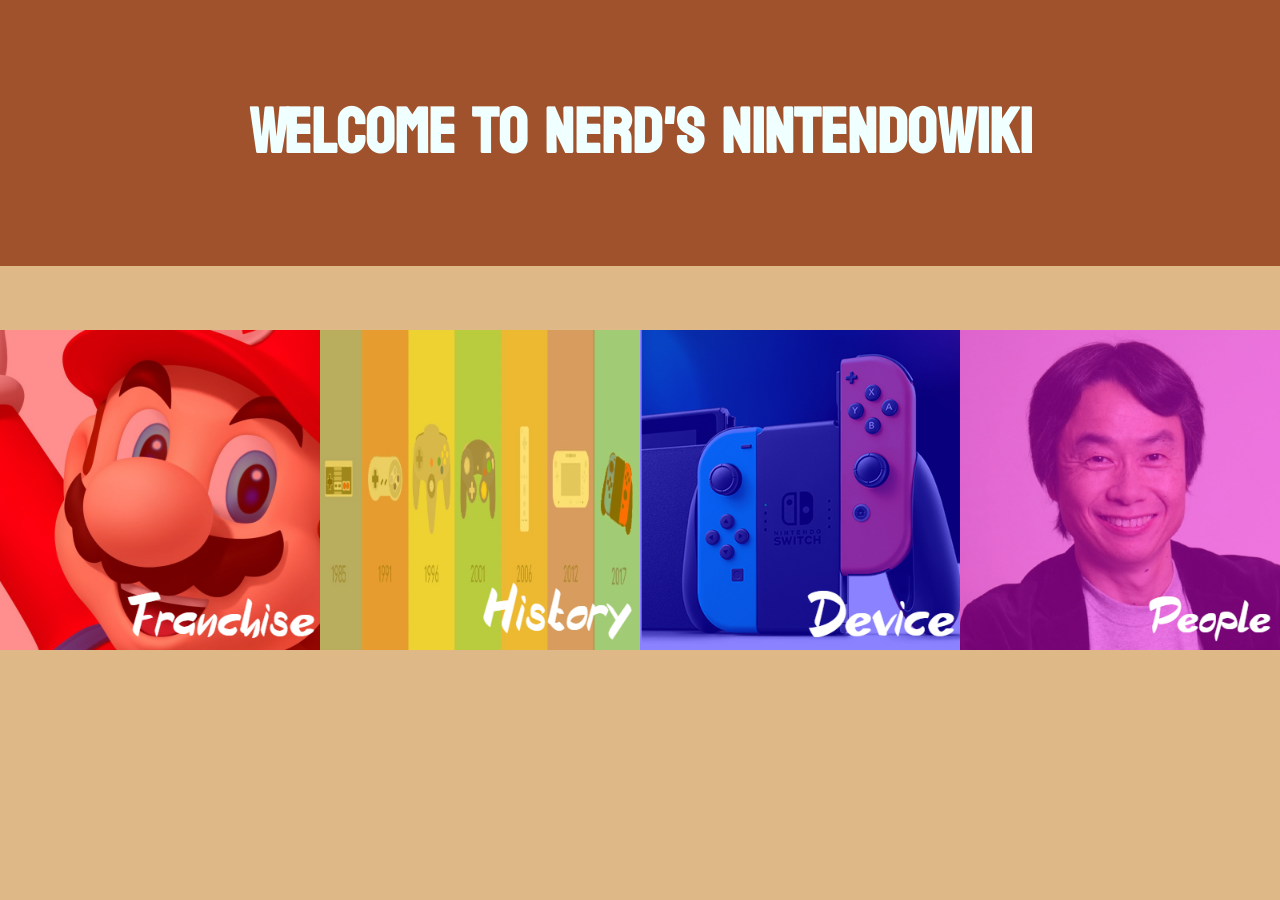
<file: projects/final/index.html>
<!DOCTYPE html>
<html lang="en">
<head>
    <meta charset="UTF-8">
    <meta http-equiv="X-UA-Compatible" content="IE=edge">
    <meta name="viewport" content="width=device-width, initial-scale=1.0">
    <link rel="stylesheet" href="style.css">
    <link rel="preconnect" href="https://fonts.googleapis.com">
    <link rel="preconnect" href="https://fonts.gstatic.com" crossorigin>
    <link href="https://fonts.googleapis.com/css2?family=Josefin+Sans:ital,wght@0,100;0,300;0,500;1,100;1,400&family=Koulen&display=swap" rel="stylesheet">
    <title>Nerd's NintendoWiki</title>
</head>
<body>
    <header>
        <h1>Welcome to Nerd's NintendoWiki</h1>
    </header>
    <main>
        <div class="NavContainer">
            <a href="franchises.html"><img alt="Franchise" src="images/main_nav_franchise.jpg" class="NavItem"></a>
            <a href="history.html"><img alt="History" src="images/main_nav_history.jpg" class="NavItem"></a>
            <a href="devices.html"><img alt="Devices" src="images/main_nav_device.jpg" class="NavItem"></a>
            <a href="people.html"><img alt="People" src="images/main_nav_people.jpg" class="NavItem"></a>
        </div>
    </main>
    <footer>
        
    </footer>
</body>
</html>
</file>
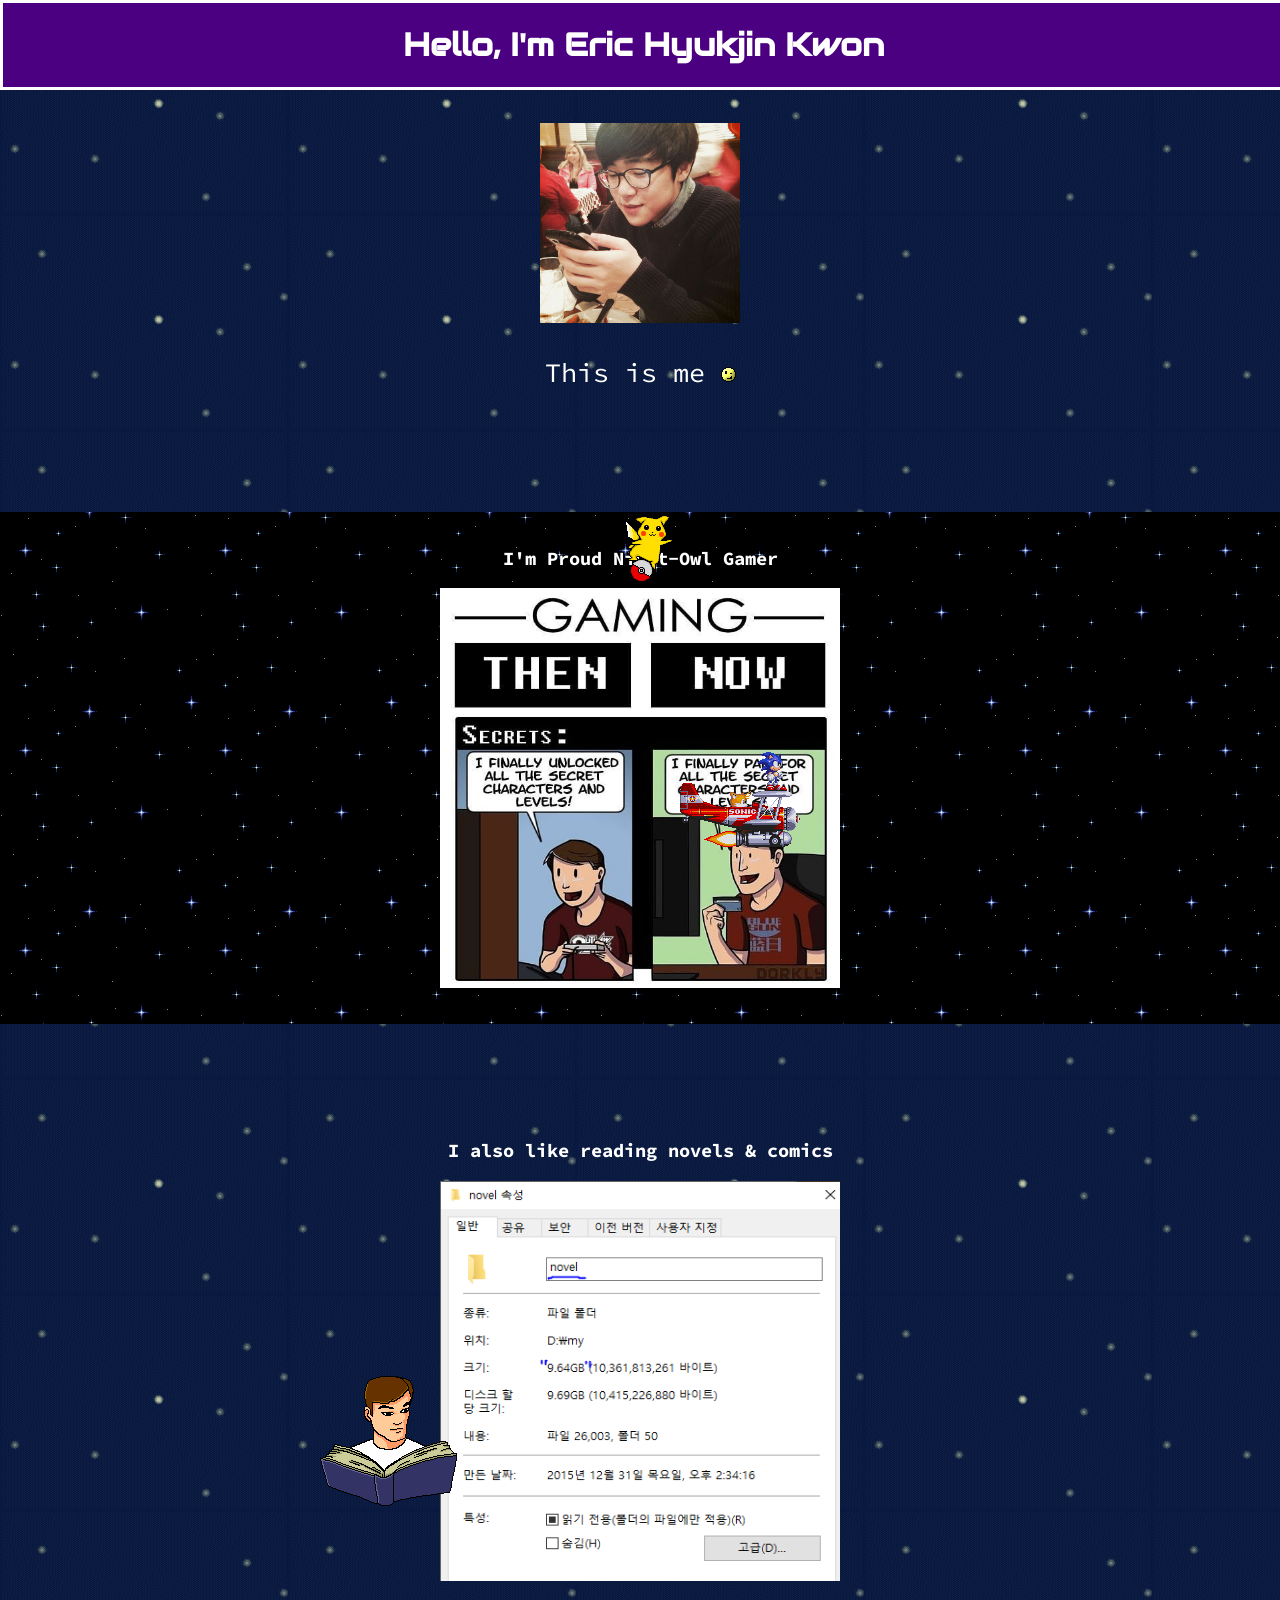
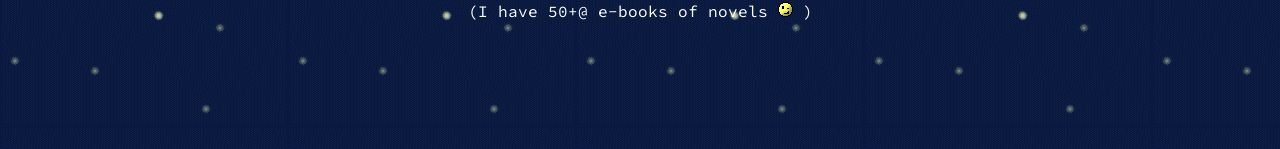
<file: projects/geocities/index.html>
<!DOCTYPE html>
<html lang="en">
<head>
    <meta charset="UTF-8">
    <meta http-equiv="X-UA-Compatible" content="IE=edge">
    <meta name="viewport" content="width=device-width, initial-scale=1.0">
    <link rel="stylesheet" href="style.css">
    <link rel="stylesheet" href="https://fonts.googleapis.com/css2?family=Audiowide&family=Bebas+Neue&family=Source+Code+Pro:wght@200&display=swap">
    <title>Geo Cities</title>
</head>
<body>
    <header>
        <h1>Hello, I'm Eric Hyukjin Kwon</h1>
    </header>
    <main>
        <section class = intro>
            <p>
                <img src="img/me.jpg" alt="me" width="200" height="200"/>
            </p>
            <p>
                This is me <img src="gif/wink.gif" alt="wink"/>
            </p>
        </section>

        <section class = gamer>
            <h3>
                 I'm Proud Night-Owl Gamer
            </h3>
            <p class="pikachu"><img src="gif/pikachu.gif" alt="pikachu"/></p>
            <p class="sonic"><img src="gif/sonic airplane.gif" alt="sonic"/></p>
            <p>
                <img src="img/meme.jpg" alt="meme" width="400" height="400"/>
            </p>
        </section>

        <section class = reading>
            <h3>
                I also like reading novels & comics
            </h3>
            <p><img src="img/novel.PNG" alt="novel" width="400" height="400"/></p>
            (I have 50+@ e-books of novels <img src="gif/wink.gif" alt="wink"/> )
            <p class="readingman"><img src="gif/read.gif"></p>
        </section>
        
    </main>
    <footer>
        
    </footer>
</body>
</html>
</file>
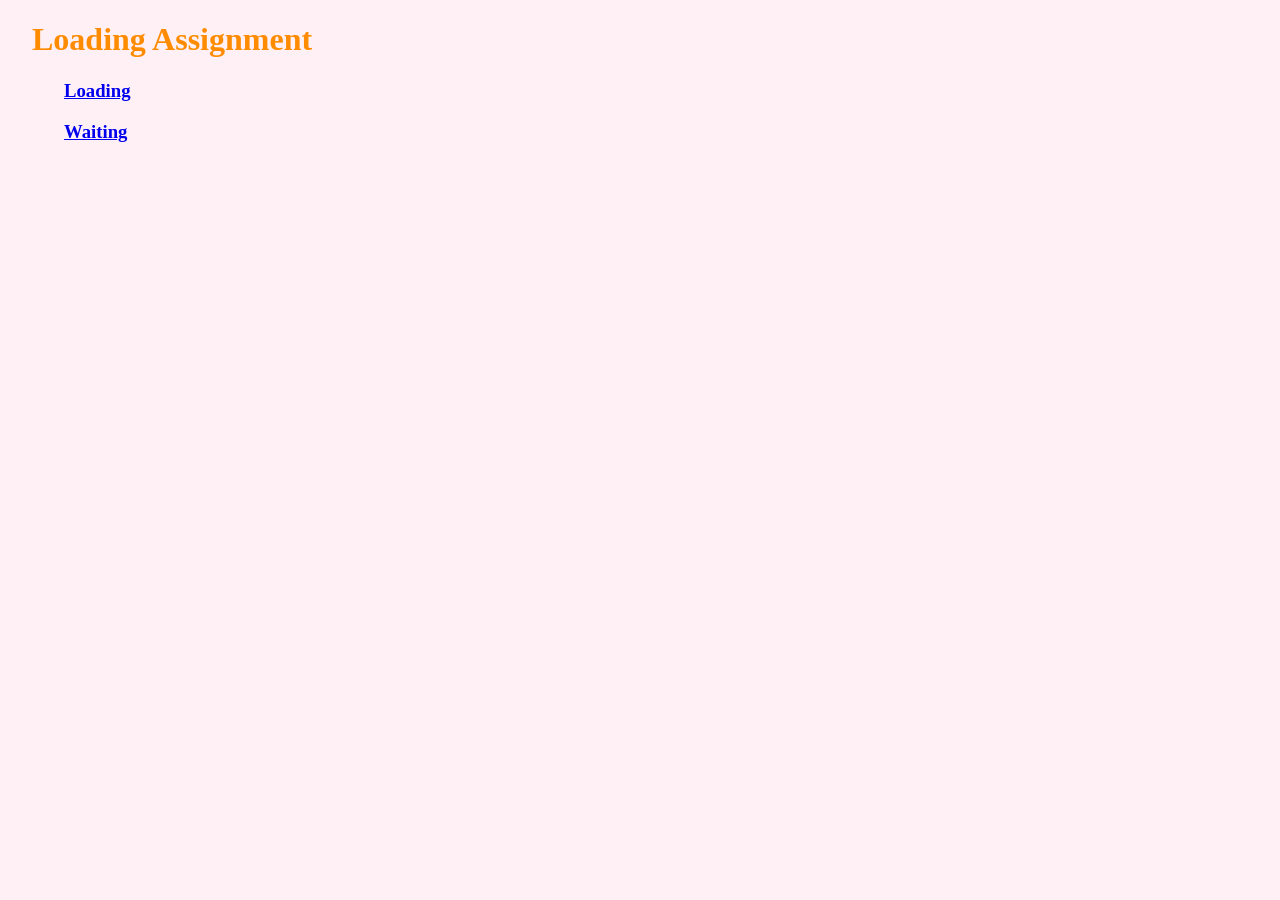
<file: projects/loading/index.html>
<!DOCTYPE html>
<html lang="en">
<head>
    <meta charset="UTF-8">
    <meta http-equiv="X-UA-Compatible" content="IE=edge">
    <meta name="viewport" content="width=device-width, initial-scale=1.0">
    <link rel="stylesheet" href="style.css">
    <!-- <link rel="stylesheet" href=""> -->
    <title>Loading Assignment</title>
</head>
<body class="text-margin">
    <header>
        <h1>Loading Assignment</h1>
    </header>
    <main>
        <p>
            <h3 class="text-margin">
                <a href="loading.html">Loading</a>
            </h3>
            <h3 class="text-margin">
                <a href="waiting.html">Waiting</a>
            </h3>
        </p>
    </main>
    <footer>
        
    </footer>
</body>
</html>
</file>
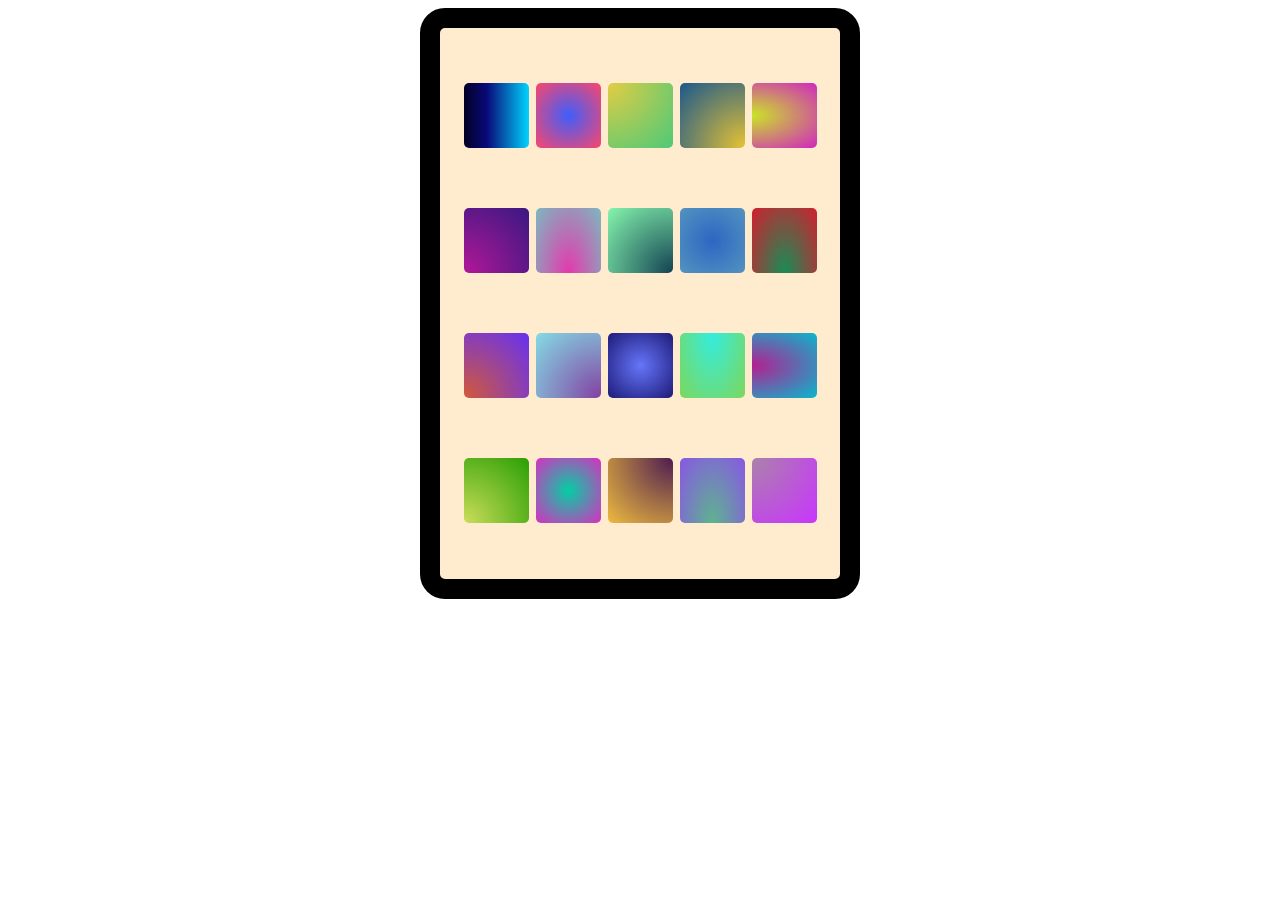
<file: projects/smartphone/index.html>
<!DOCTYPE html>
<html lang="en">
<head>
    <meta charset="UTF-8">
    <meta http-equiv="X-UA-Compatible" content="IE=edge">
    <meta name="viewport" content="width=device-width, initial-scale=1.0">
    <link rel="stylesheet" href="style.css">
    <!-- <link rel="stylesheet" href=""> -->
    <title>SmartPhone</title>
</head>
<body>
    <header>
    </header>
    <main>
        <div class="app-container">
            <div class="app-row">
                <div class="app" id="app1"></div>
                <div class="app" id="app2"></div>
                <div class="app" id="app3"></div>
                <div class="app" id="app4"></div>
                <div class="app" id="app5"></div>
            </div>
            <div class="app-row">
                <div class="app" id="app6"></div>
                <div class="app" id="app7"></div>
                <div class="app" id="app8"></div>
                <div class="app" id="app9"></div>
                <div class="app" id="app10"></div>
            </div>
            <div class="app-row">
                <div class="app" id="app11"></div>
                <div class="app" id="app12"></div>
                <div class="app" id="app13"></div>
                <div class="app" id="app14"></div>
                <div class="app" id="app15"></div>
            </div>
            <div class="app-row">
                <div class="app" id="app16"></div>
                <div class="app" id="app17"></div>
                <div class="app" id="app18"></div>
                <div class="app" id="app19"></div>
                <div class="app" id="app20"></div>
            </div>
        </div>
    </main>
    <footer>
    </footer>
</body>
</html>
</file>
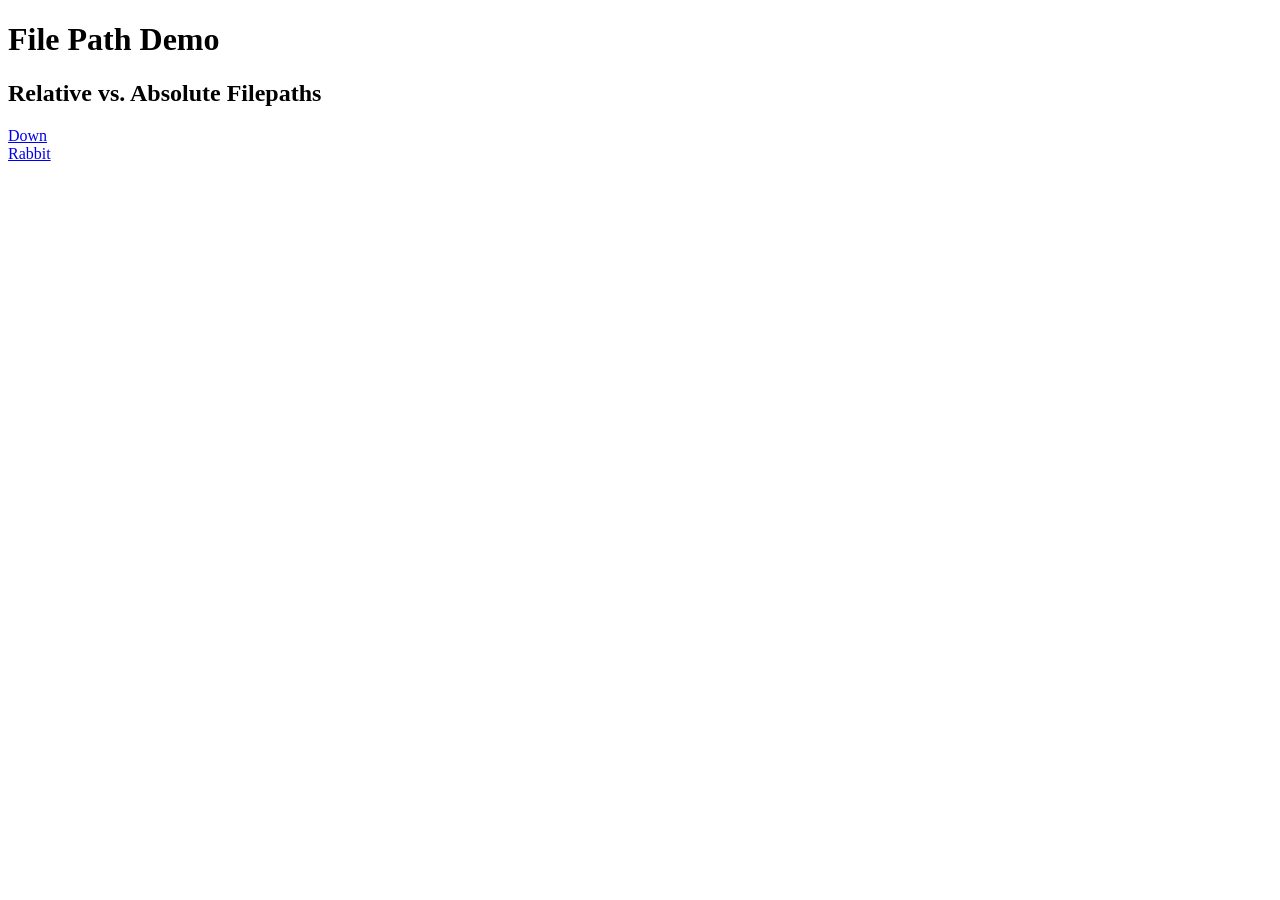
<file: scratch/file-path-demo/index.html>
<!DOCTYPE html>
<html lang="en">
<head>
    <meta charset="UTF-8">
    <meta http-equiv="X-UA-Compatible" content="IE=edge">
    <meta name="viewport" content="width=device-width, initial-scale=1.0">
    <title>File Path Demo</title>
</head>
<body>
    <h1>File Path Demo</h1>
    <h2>Relative vs. Absolute Filepaths</h2>
    <nav>
        <a href="deeper/down/index.html">Down</a>
        <br>
        <a href="deeper/down/the/rabbithole/rabbit.html">Rabbit</a>
    </nav>
</body>
</html>
</file>
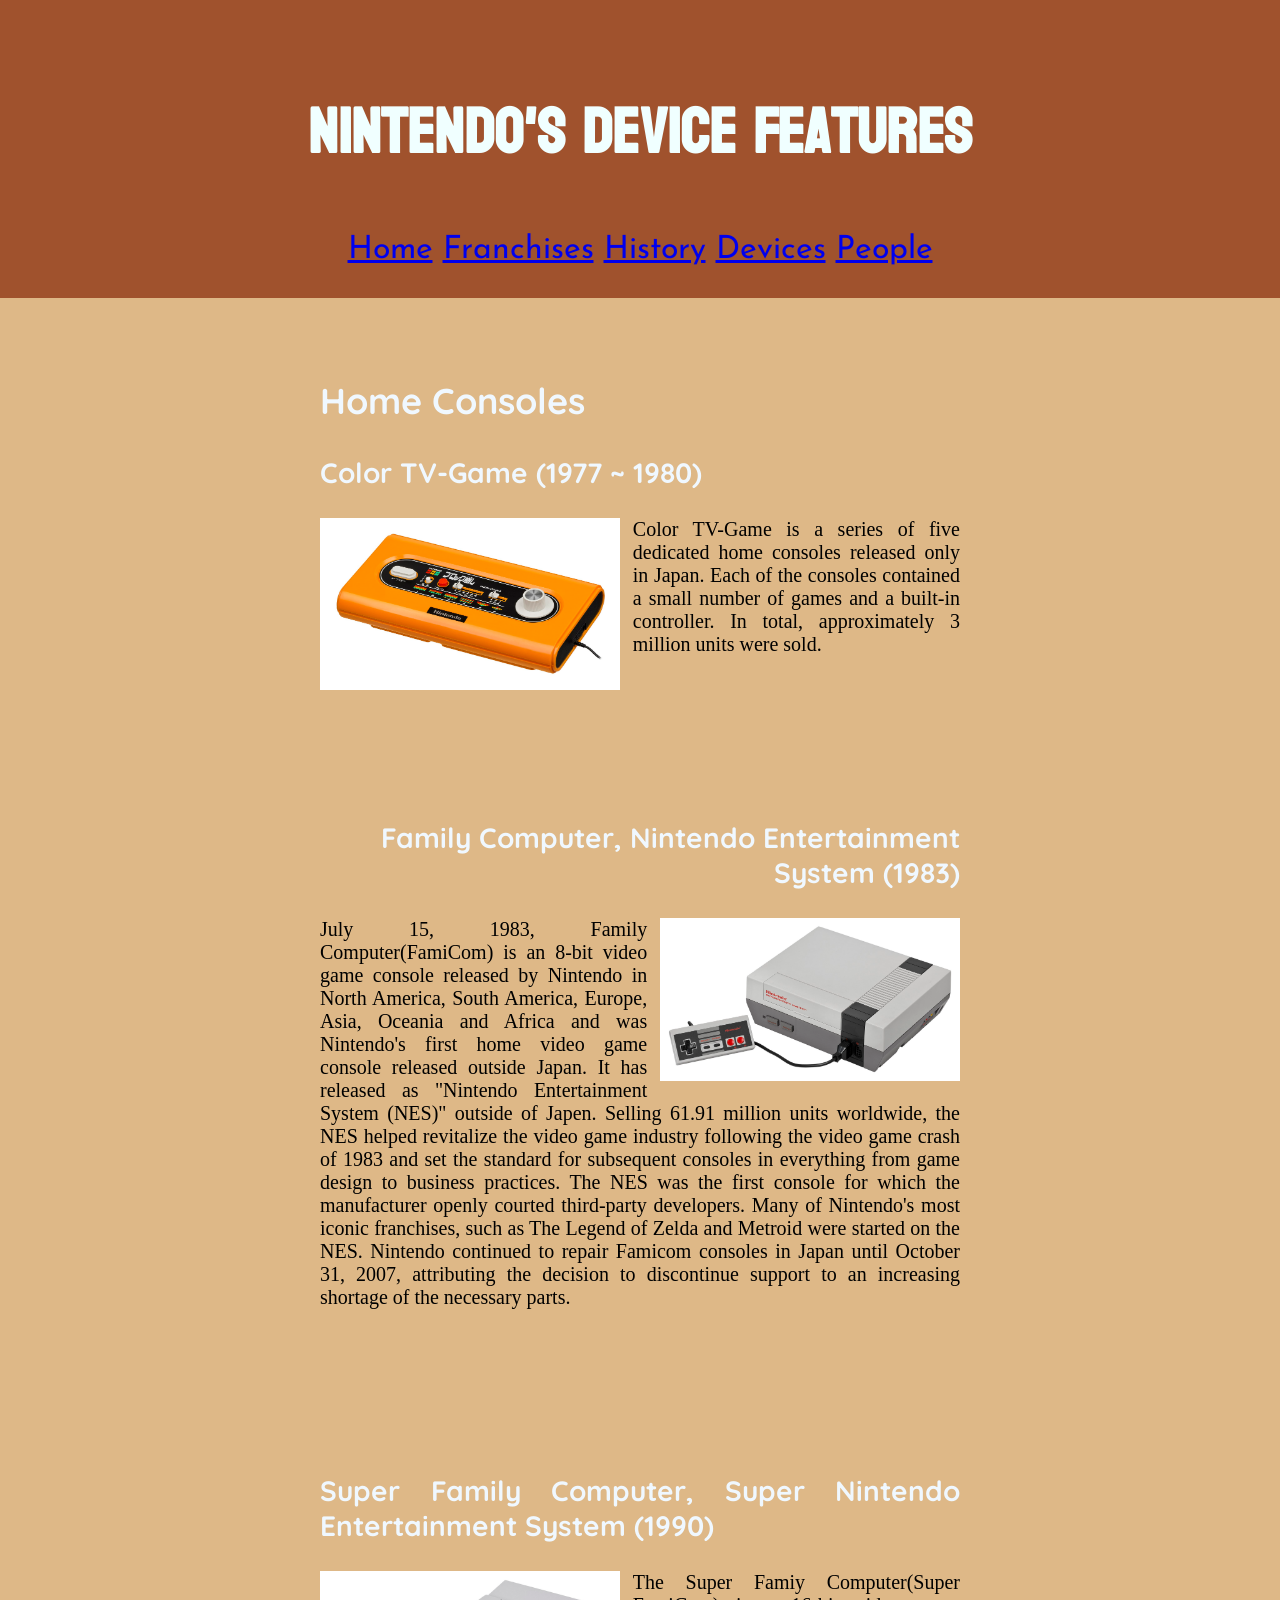
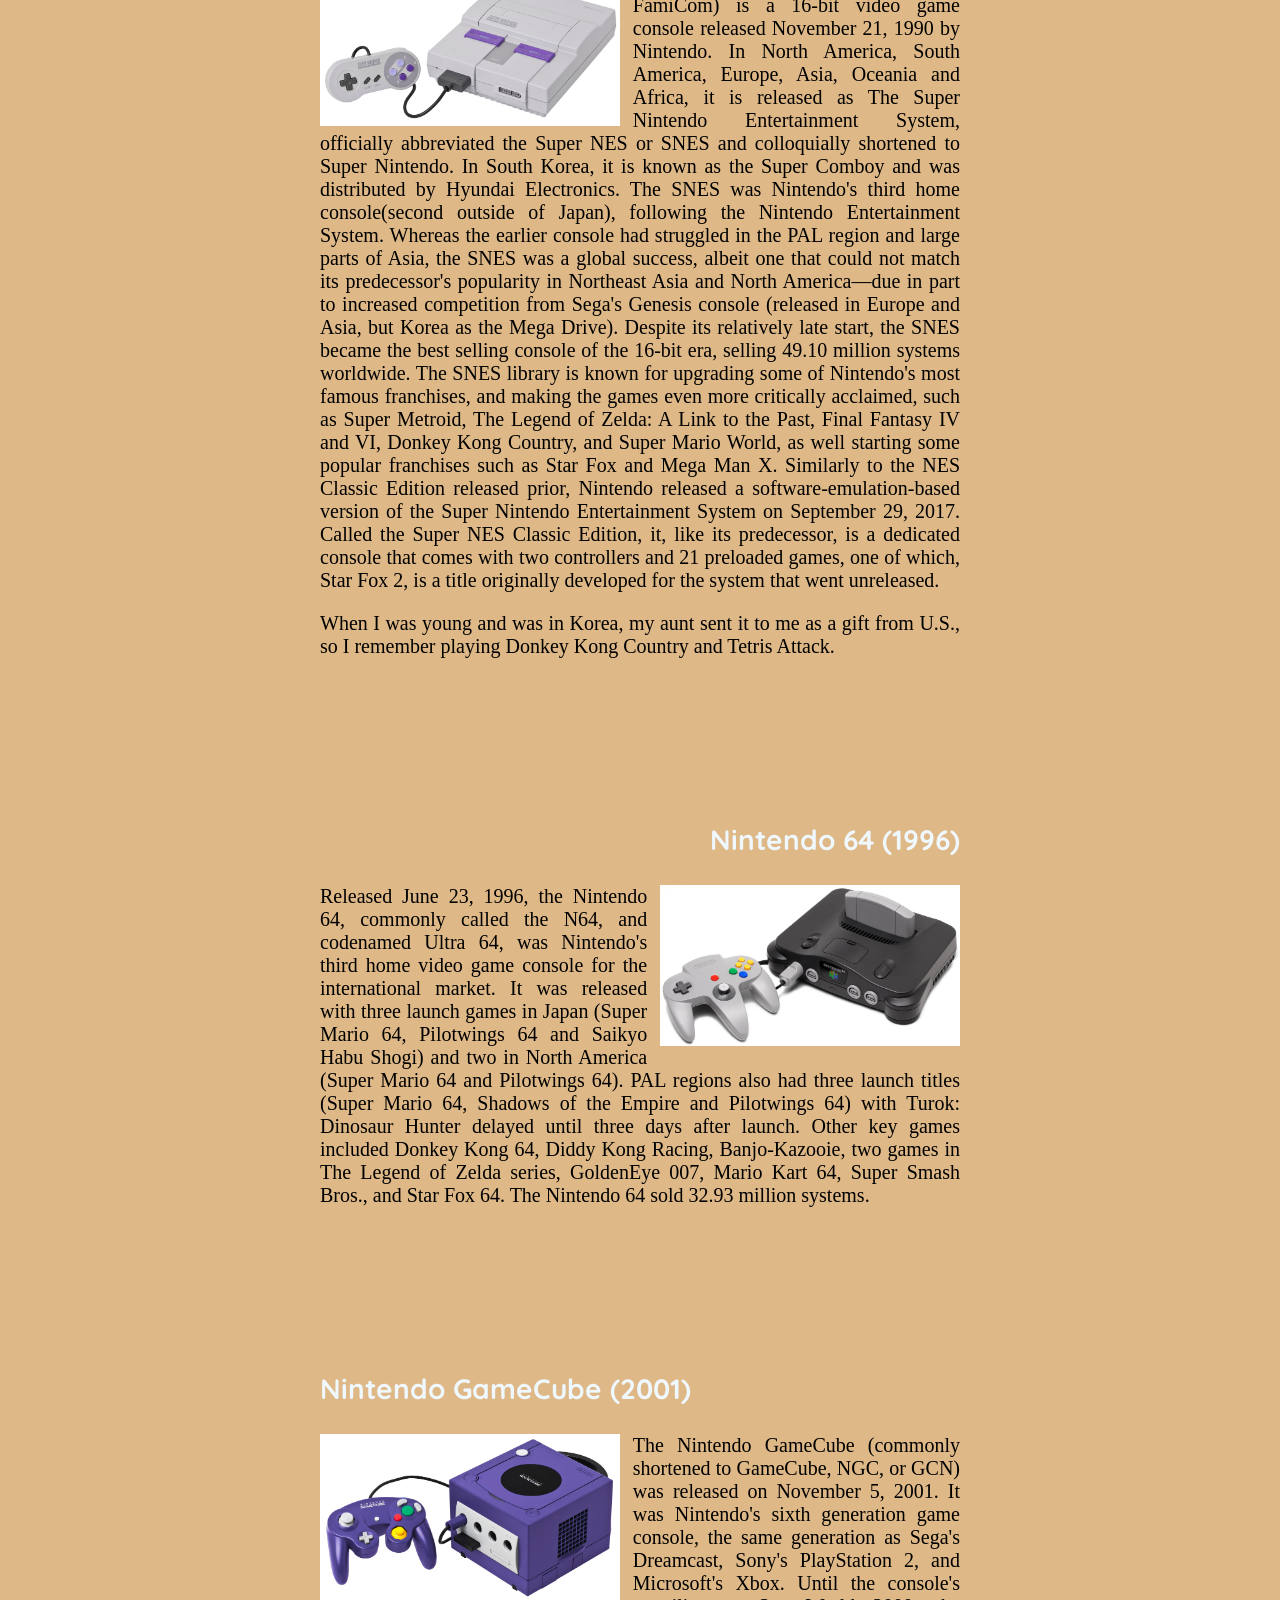
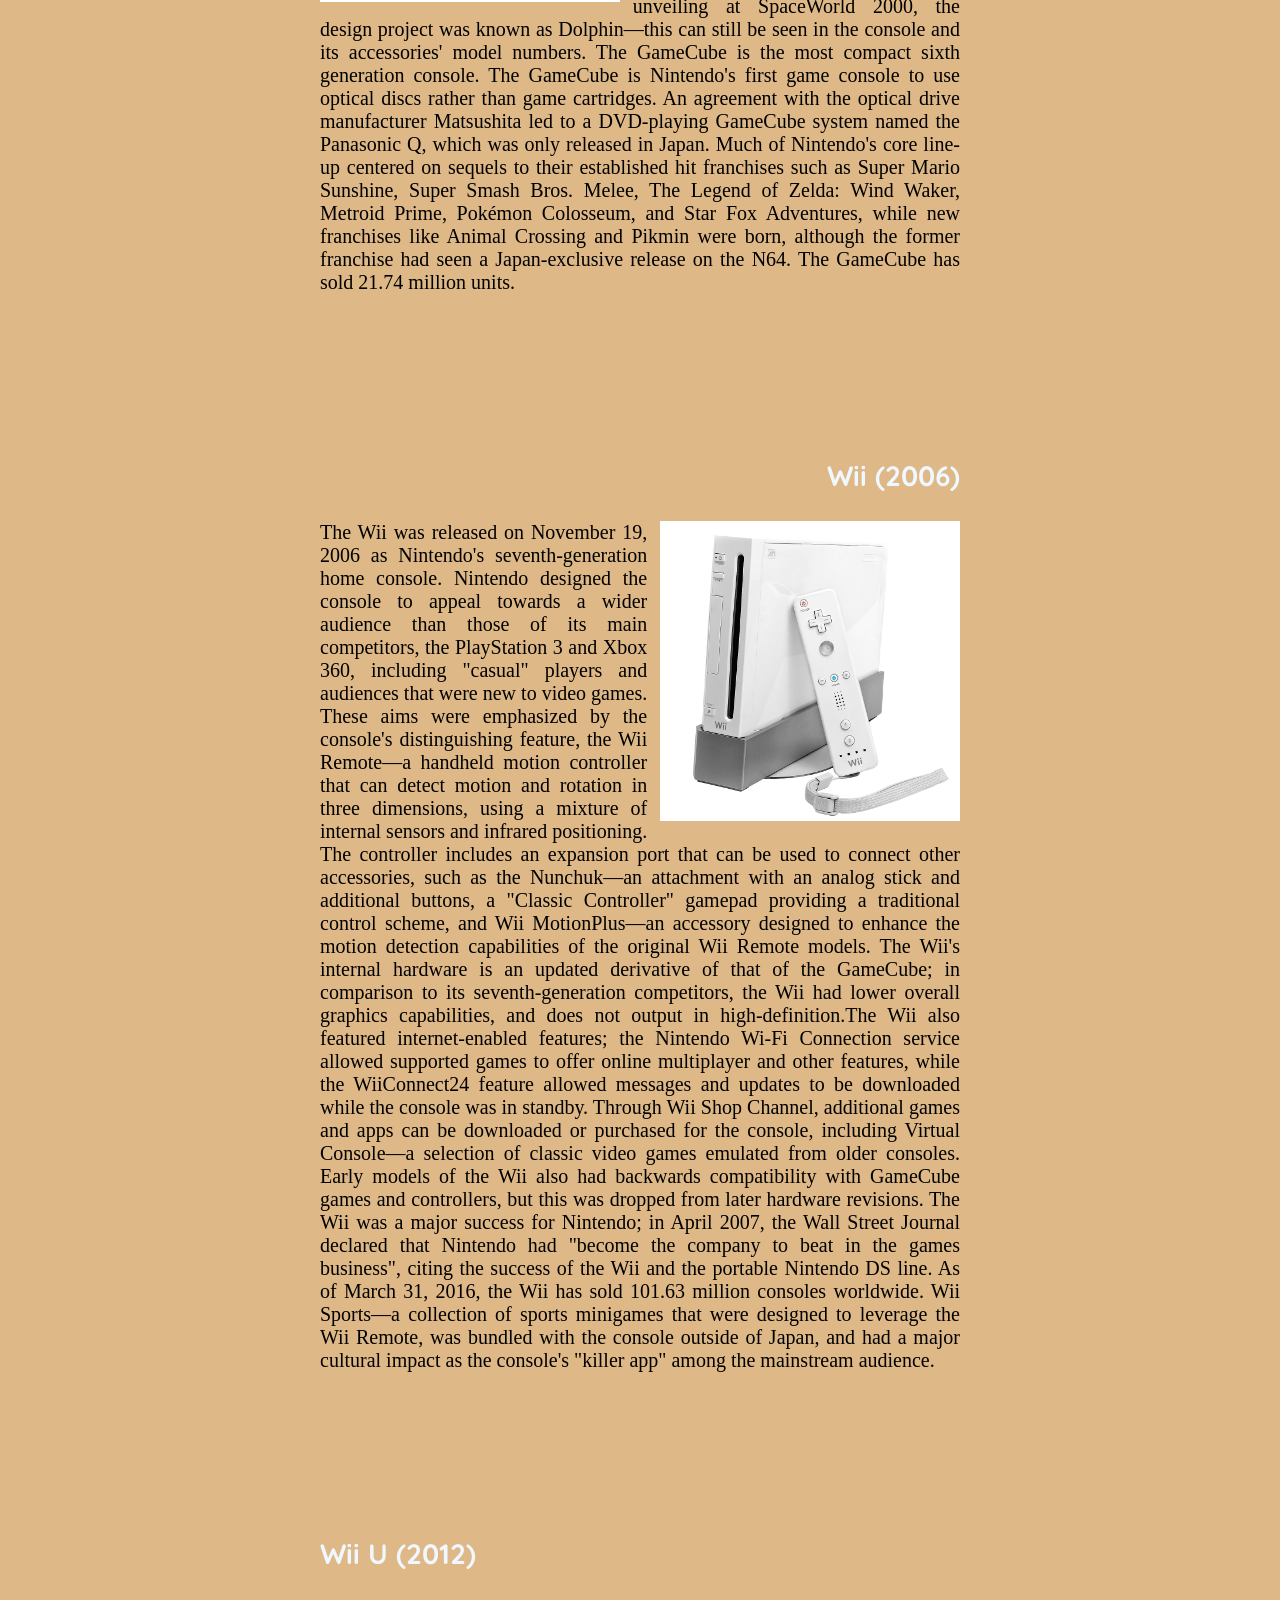
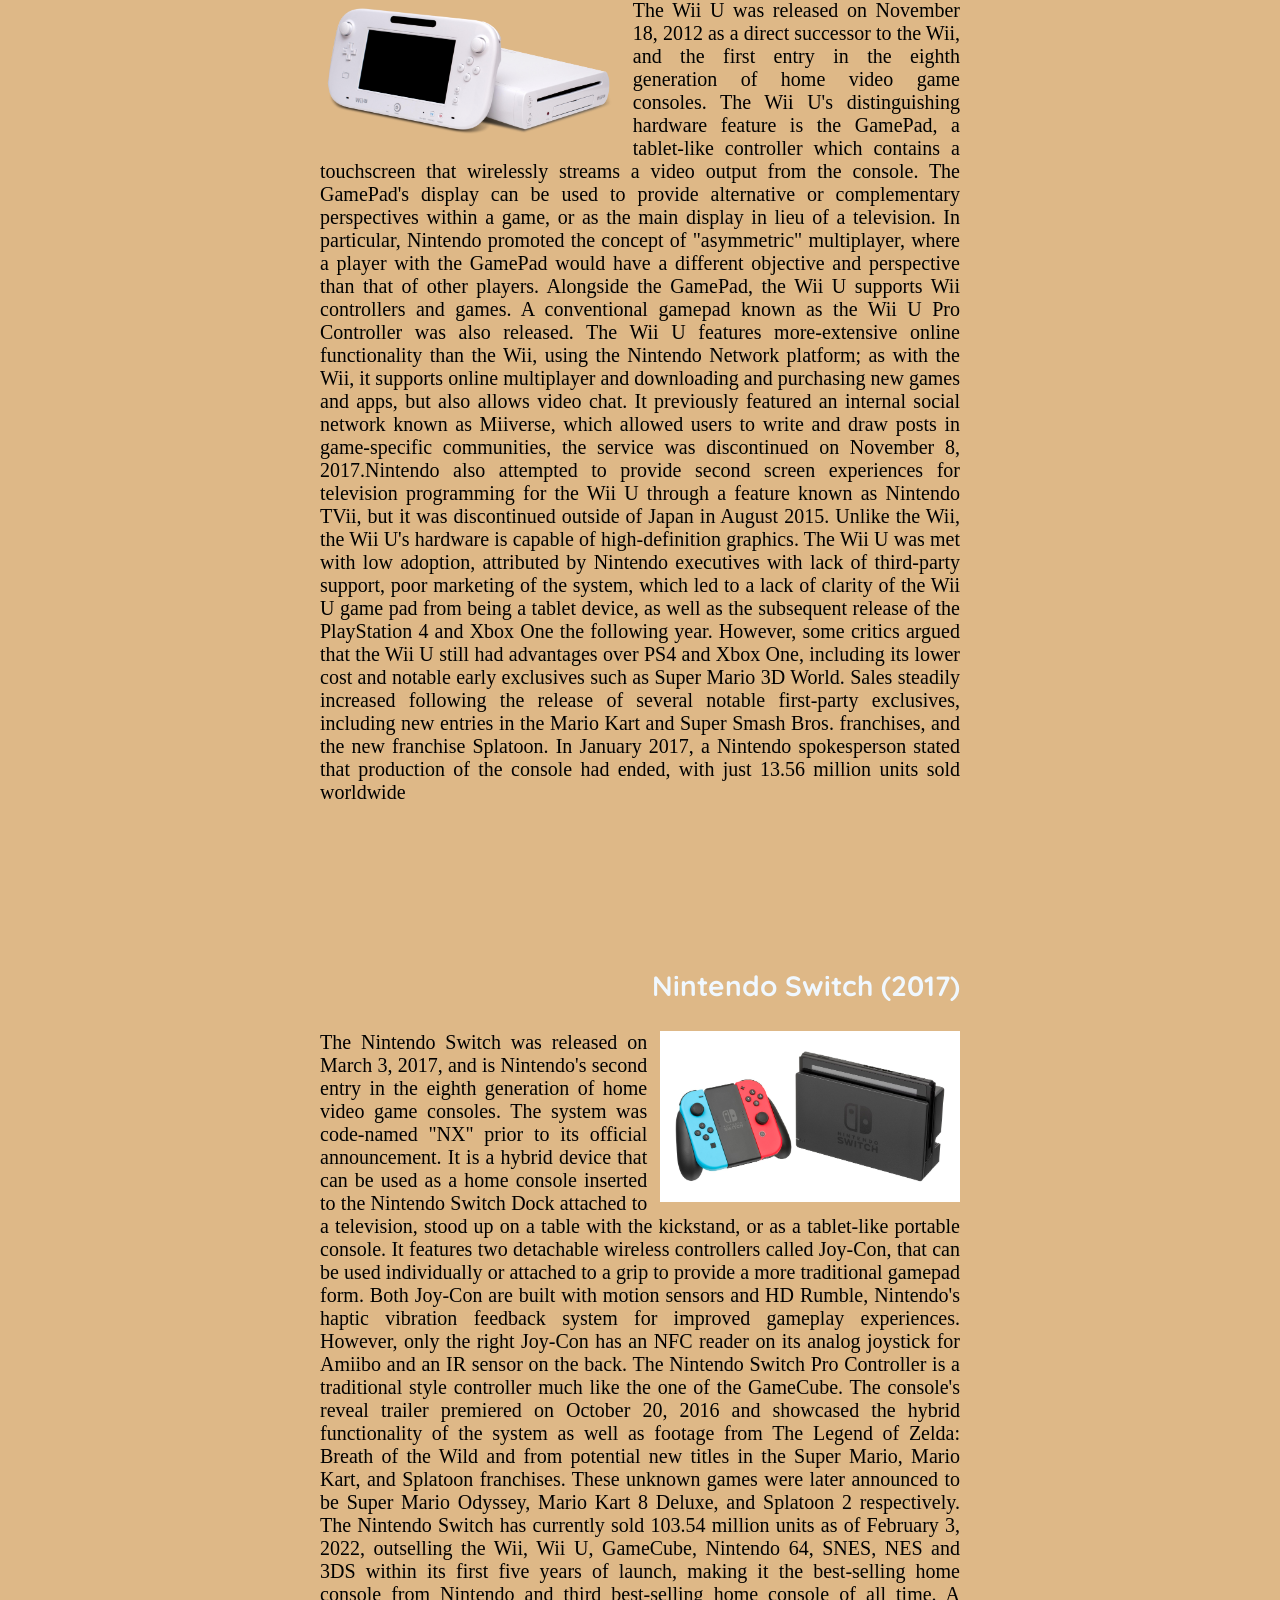
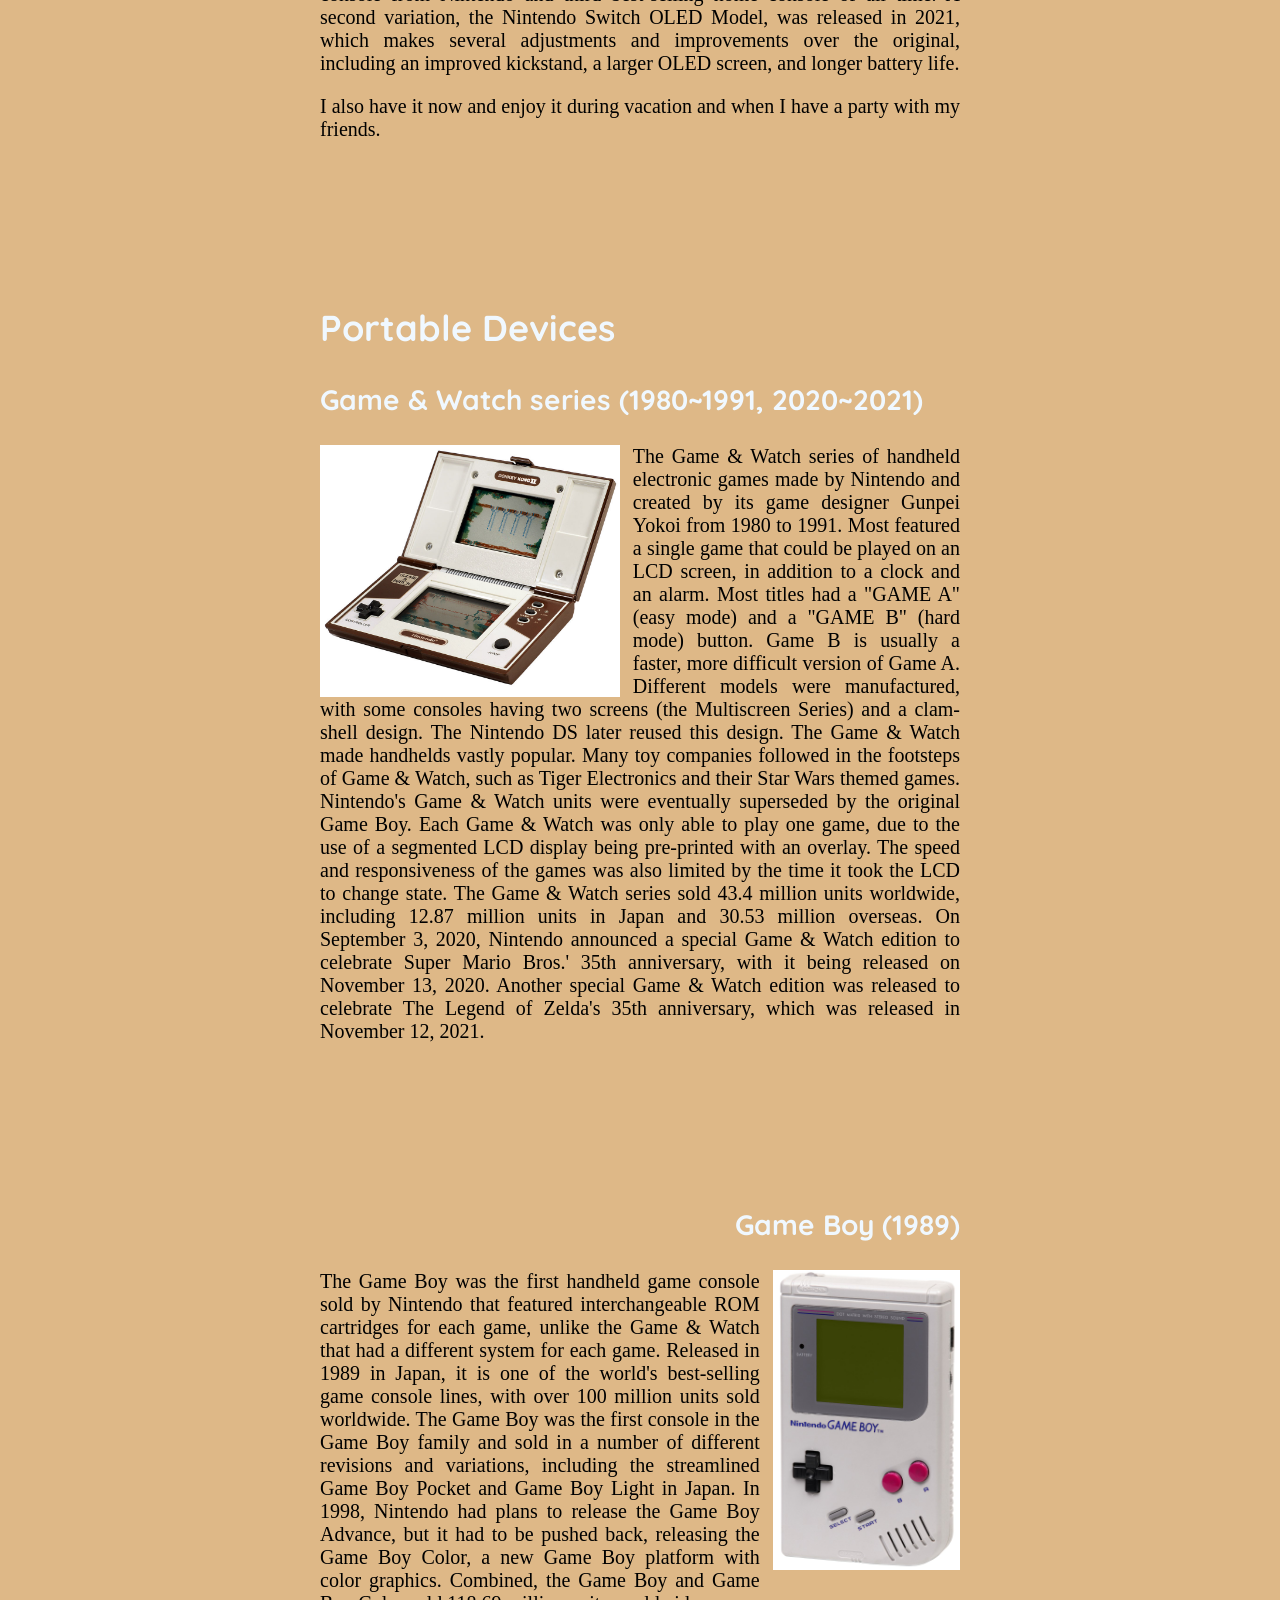
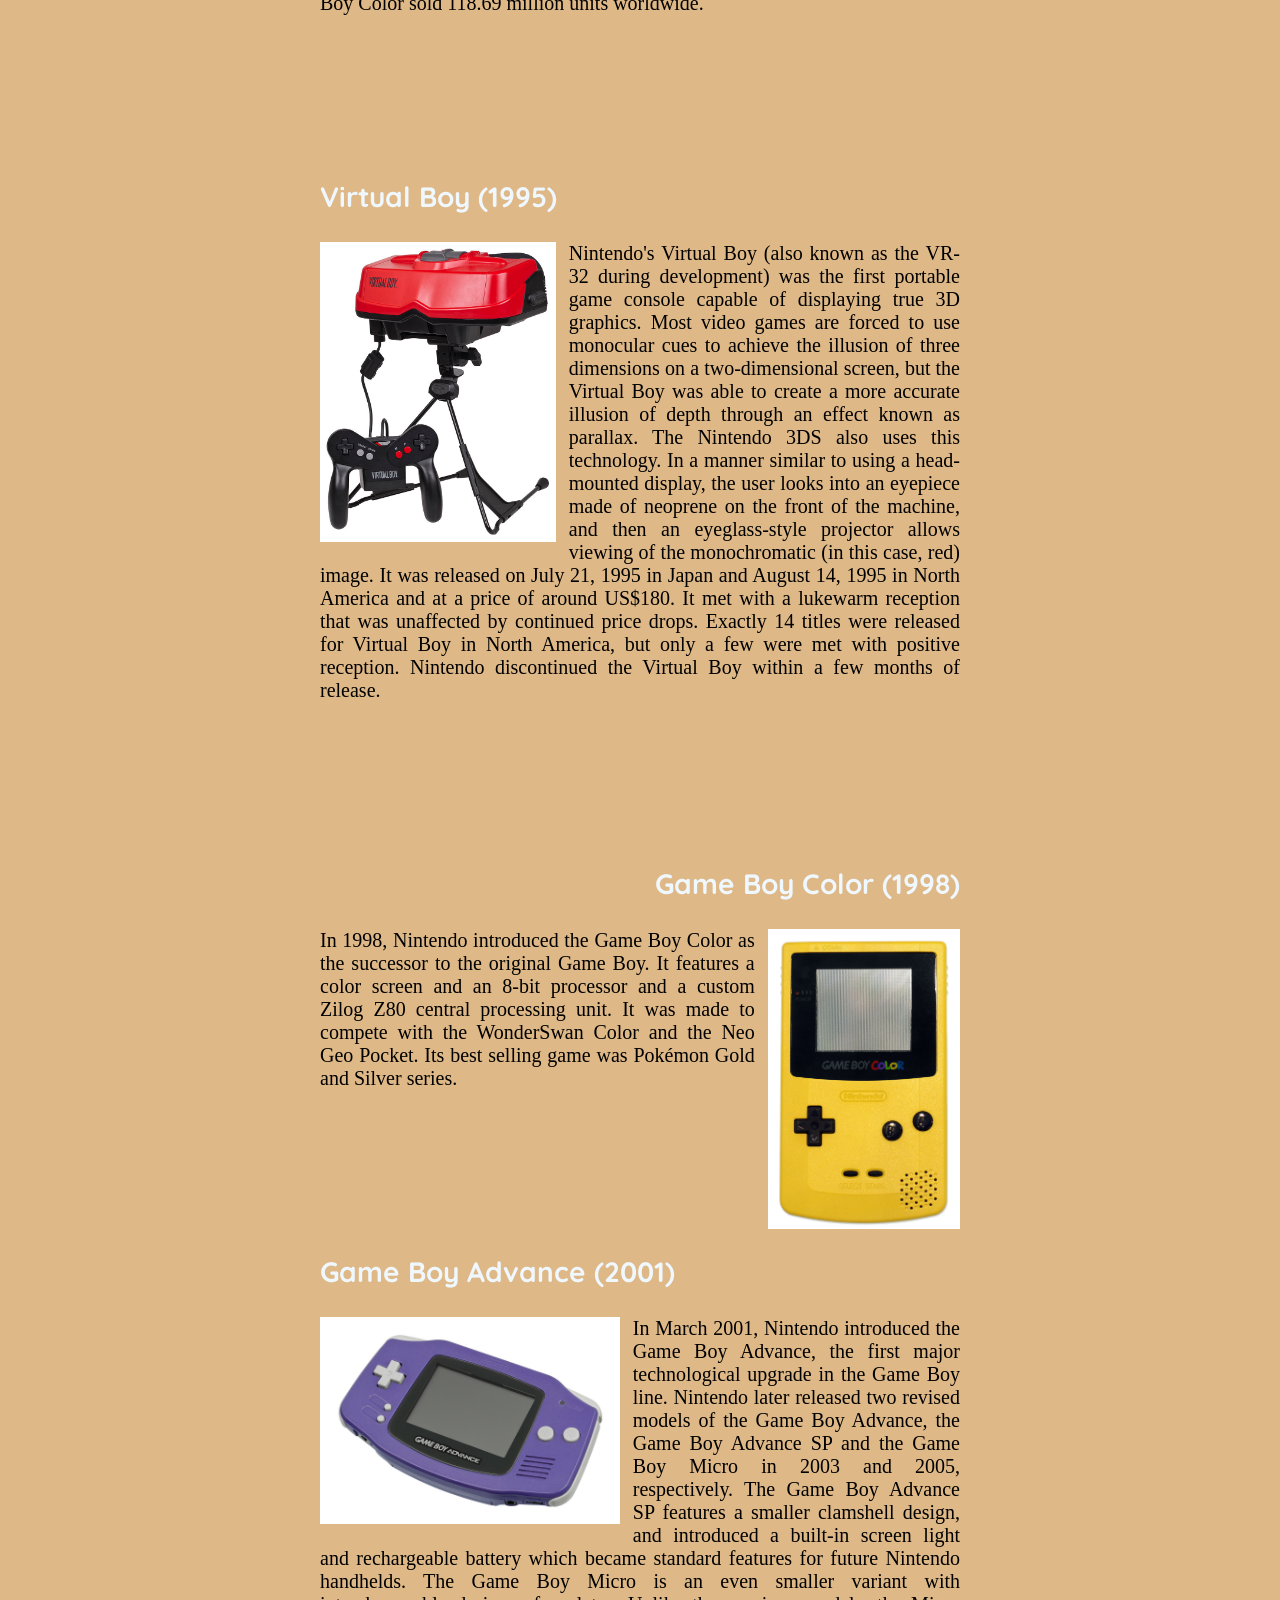
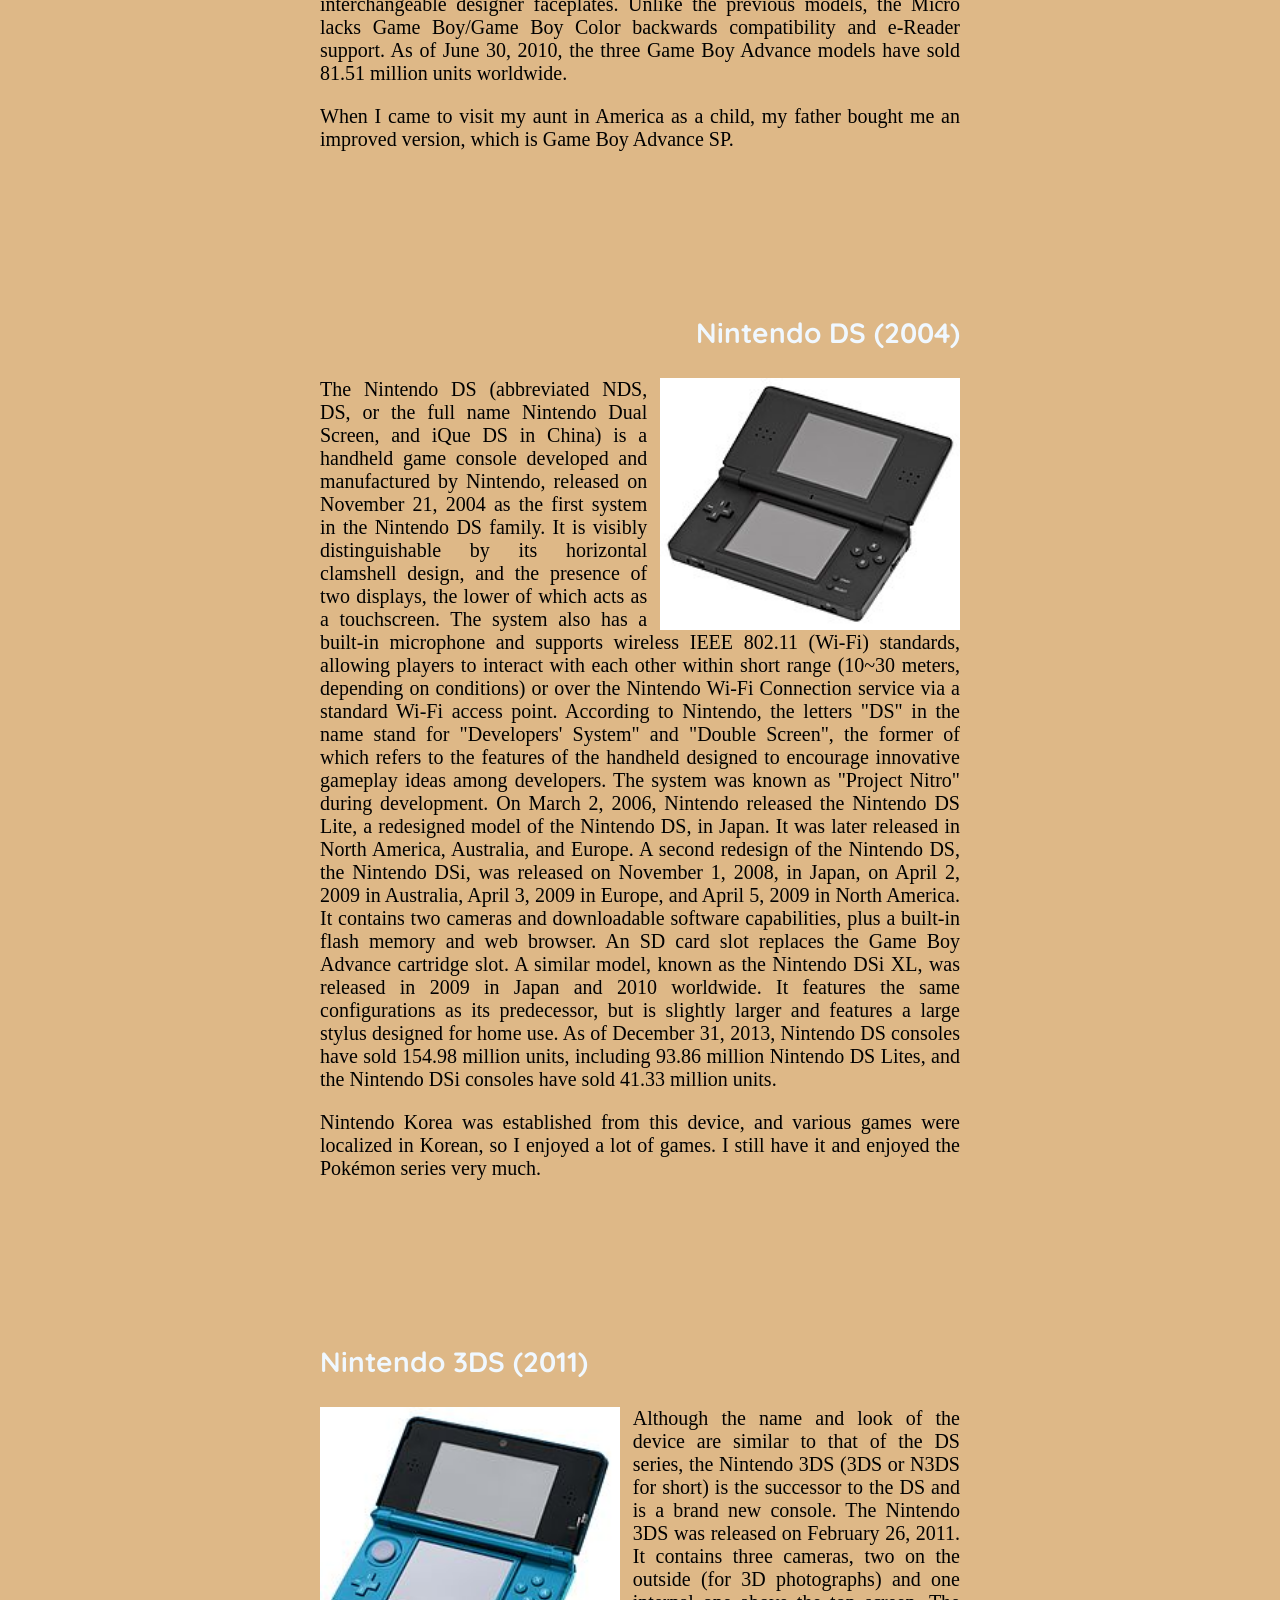
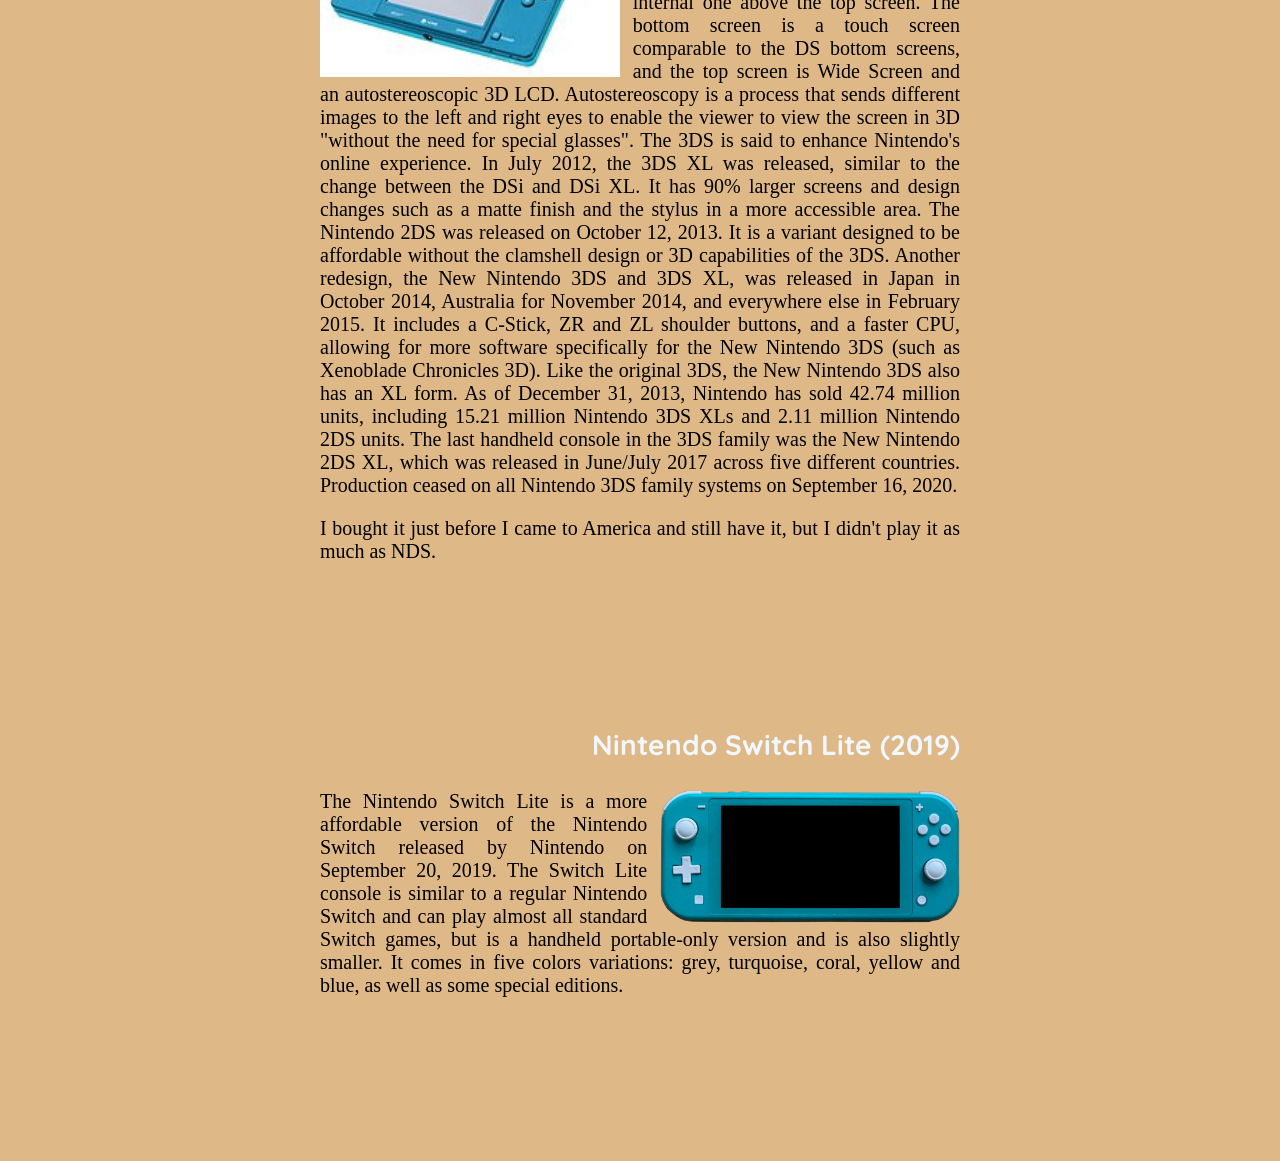
<file: projects/final/devices.html>
<!DOCTYPE html>
<html lang="en">
<head>
    <meta charset="UTF-8">
    <meta http-equiv="X-UA-Compatible" content="IE=edge">
    <meta name="viewport" content="width=device-width, initial-scale=1.0">
    <link rel="stylesheet" href="style.css">
    <link rel="preconnect" href="https://fonts.googleapis.com">
    <link rel="preconnect" href="https://fonts.gstatic.com" crossorigin>
    <link href="https://fonts.googleapis.com/css2?family=Josefin+Sans:ital,wght@0,100;0,300;0,500;1,100;1,400&family=Koulen&display=swap" rel="stylesheet">
    <link href="https://fonts.googleapis.com/css2?family=Quicksand:wght@500&display=swap" rel="stylesheet">
    <title>Nintendo's Devices</title>
</head>
<body>
    <header>
        <h1>Nintendo's Device Features</h1>
        <nav> 
            <a href="index.html">Home</a>
            <a href="franchises.html">Franchises</a> 
            <a href="history.html">History</a>
            <a href="devices.html">Devices</a>
            <a href="people.html">People</a>
        </nav>
    </header>
    <main>
        <section id="TV-Game">
            <h2 class="headerwrapleft">Home Consoles</h2>
            <h3 class="headerwrapleft">
                Color TV-Game (1977 ~ 1980)
            </h3>
            <div>
                <img alt="Color TV-Game" src="images/devices/Color_TV-Game.jpg" width="300px"  class="warpleft">
                <p>Color TV-Game is a series of five dedicated home consoles released only in Japan. Each of the consoles contained a small number of games and a built-in controller. In total, approximately
                     3 million units were sold.
                </p>
            </div>
        </section>
        <section id="NES">
            <h3 class="headerwrapright">
                Family Computer, Nintendo Entertainment System (1983)
            </h3>
            <div>
                <img alt="FamiCom" src="images/devices/FamiCom.jpg" width="300px"  class="warpright">
                <p> July 15, 1983, Family Computer(FamiCom) is an 8-bit video game console released by Nintendo in North America, South America, Europe, Asia, Oceania and Africa and was Nintendo's 
                    first home video game console released outside Japan. It has released as "Nintendo Entertainment System (NES)" outside of Japen.
                    Selling 61.91 million units worldwide, the NES helped revitalize the video game industry following the video game crash of 1983 and set the standard for subsequent consoles in 
                    everything from game design to business practices. The NES was the first console for which the manufacturer openly courted third-party developers. 
                    Many of Nintendo's most iconic franchises, such as The Legend of Zelda and Metroid were started on the NES. 
                    Nintendo continued to repair Famicom consoles in Japan until October 31, 2007, attributing the decision to discontinue support to an increasing shortage of the necessary parts.
                </p>
            </div>
        </section>
        <section id="SNES">
            <h3 class="headerwrapleft">
                Super Family Computer, Super Nintendo Entertainment System (1990)
            </h3>
            <div>
                <img alt="Super Famicom" src="images/devices/SuperFami.jpg" width="300px"  class="warpleft">
                <p>The Super Famiy Computer(Super FamiCom) is a 16-bit video game console released November 21, 1990 by Nintendo. In North America, South America, Europe, Asia, Oceania and Africa, 
                    it is released as The Super Nintendo Entertainment System, officially abbreviated the Super NES or SNES and colloquially shortened to Super Nintendo. In South Korea, 
                    it is known as the Super Comboy and was distributed by Hyundai Electronics.
                    The SNES was Nintendo's third home console(second outside of Japan), following the Nintendo Entertainment System. 
                    Whereas the earlier console had struggled in the PAL region and large parts of Asia, the SNES was a global success, albeit one that could not match its predecessor's popularity 
                    in Northeast Asia and North America—due in part to increased competition from Sega's Genesis console (released in Europe and Asia, but Korea as the Mega Drive). 
                    Despite its relatively late start, the SNES became the best selling console of the 16-bit era, selling 49.10 million systems worldwide. The SNES library is known for upgrading 
                    some of Nintendo's most famous franchises, and making the games even more critically acclaimed, such as Super Metroid, The Legend of Zelda: A Link to the Past, Final Fantasy IV and VI, 
                    Donkey Kong Country, and Super Mario World, as well starting some popular franchises such as Star Fox and Mega Man X.
                    Similarly to the NES Classic Edition released prior, Nintendo released a software-emulation-based version of the Super Nintendo Entertainment System on September 29, 2017. 
                    Called the Super NES Classic Edition, it, like its predecessor, is a dedicated console that comes with two controllers and 21 preloaded games, one of which, Star Fox 2, is a title 
                    originally developed for the system that went unreleased.
                </p>
                <p>
                    When I was young and was in Korea, my aunt sent it to me as a gift from U.S., so I remember playing Donkey Kong Country and Tetris Attack.
                </p>
            </div>
        </section>
        <section id="64">
            <h3 class="headerwrapright">
                Nintendo 64 (1996)
            </h3>
            <div>
                <img alt="Nintendo 64" src="images/devices/Nintendo64.jpg" width="300px"  class="warpright">
                <p>Released June 23, 1996, the Nintendo 64, commonly called the N64, and codenamed Ultra 64, was Nintendo's third home video game console for the international market. 
                    It was released with three launch games in Japan (Super Mario 64, Pilotwings 64 and Saikyo Habu Shogi) and two in North America (Super Mario 64 and Pilotwings 64). 
                    PAL regions also had three launch titles (Super Mario 64, Shadows of the Empire and Pilotwings 64) with Turok: Dinosaur Hunter delayed until three days after launch. 
                    Other key games included Donkey Kong 64, Diddy Kong Racing, Banjo-Kazooie, two games in The Legend of Zelda series, GoldenEye 007, Mario Kart 64, Super Smash Bros., and 
                    Star Fox 64. The Nintendo 64 sold 32.93 million systems.
                </p>
            </div>
        </section>
        <section id="GameCube">
            <h3 class="headerwrapleft">
                Nintendo GameCube (2001)
            </h3>
            <div>
                <img alt="GameCube" src="images/devices/GameCube.jpg" width="300px"  class="warpleft">
                <p>The Nintendo GameCube (commonly shortened to GameCube, NGC, or GCN) was released on November 5, 2001. It was Nintendo's sixth generation game console, the same generation as Sega's Dreamcast, 
                    Sony's PlayStation 2, and Microsoft's Xbox. Until the console's unveiling at SpaceWorld 2000, the design project was known as Dolphin—this can still be seen in the console and its accessories' model numbers. 
                    The GameCube is the most compact sixth generation console. The GameCube is Nintendo's first game console to use optical discs rather than game cartridges. An agreement with the optical drive manufacturer 
                    Matsushita led to a DVD-playing GameCube system named the Panasonic Q, which was only released in Japan. Much of Nintendo's core line-up centered on sequels to their established hit franchises such as Super 
                    Mario Sunshine, Super Smash Bros. Melee, The Legend of Zelda: Wind Waker, Metroid Prime, Pokémon Colosseum, and Star Fox Adventures, while new franchises like Animal Crossing and Pikmin were born, although 
                    the former franchise had seen a Japan-exclusive release on the N64. The GameCube has sold 21.74 million units.
                </p>
            </div>
        </section>
        <section id="Wii">
            <h3 class="headerwrapright">
                Wii (2006)
            </h3>
            <div>
                <img alt="Wii" src="images/devices/Wii.jpg" width="300px"  class="warpright">
                <p> The Wii was released on November 19, 2006 as Nintendo's seventh-generation home console. Nintendo designed the console to appeal towards a wider audience than those of its main competitors,
                     the PlayStation 3 and Xbox 360, including "casual" players and audiences that were new to video games.
                    These aims were emphasized by the console's distinguishing feature, the Wii Remote—a handheld motion controller that can detect motion and rotation in three dimensions, using a mixture of 
                    internal sensors and infrared positioning. The controller includes an expansion port that can be used to connect other accessories, such as the Nunchuk—an attachment with an analog stick and
                     additional buttons, a "Classic Controller" gamepad providing a traditional control scheme, and Wii MotionPlus—an accessory designed to enhance the motion detection capabilities of the original
                      Wii Remote models.
                    The Wii's internal hardware is an updated derivative of that of the GameCube; in comparison to its seventh-generation competitors, the Wii had lower overall graphics capabilities, and does 
                    not output in high-definition.The Wii also featured internet-enabled features; the Nintendo Wi-Fi Connection service allowed supported games to offer online multiplayer and other 
                    features, while the WiiConnect24 feature allowed messages and updates to be downloaded while the console was in standby. Through Wii Shop Channel, additional games and apps can be downloaded
                     or purchased for the console, including Virtual Console—a selection of classic video games emulated from older consoles. Early models of the Wii also had backwards compatibility with GameCube 
                     games and controllers, but this was dropped from later hardware revisions.
                    The Wii was a major success for Nintendo; in April 2007, the Wall Street Journal declared that Nintendo had "become the company to beat in the games business", citing the success of the Wii 
                    and the portable Nintendo DS line. As of March 31, 2016, the Wii has sold 101.63 million consoles worldwide. Wii Sports—a collection of sports minigames that were designed to leverage the 
                    Wii Remote, was bundled with the console outside of Japan, and had a major cultural impact as the console's "killer app" among the mainstream audience.
                </p>
            </div>
        </section>
        <section id="WiiU">
            <h3 class="headerwrapleft">
                Wii U (2012)
            </h3>
            <div>
                <img alt="Wii U" src="images/devices/WiiU.png" width="300px"  class="warpleft">
                <p>The Wii U was released on November 18, 2012 as a direct successor to the Wii, and the first entry in the eighth generation of home video game consoles. The Wii U's distinguishing 
                    hardware feature is the GamePad, a tablet-like controller which contains a touchscreen that wirelessly streams a video output from the console. The GamePad's display can be used to
                     provide alternative or complementary perspectives within a game, or as the main display in lieu of a television. In particular, Nintendo promoted the concept of "asymmetric" 
                     multiplayer, where a player with the GamePad would have a different objective and perspective than that of other players. Alongside the GamePad, the Wii U supports Wii controllers 
                     and games. A conventional gamepad known as the Wii U Pro Controller was also released.
                    The Wii U features more-extensive online functionality than the Wii, using the Nintendo Network platform; as with the Wii, it supports online multiplayer and downloading and 
                    purchasing new games and apps, but also allows video chat. It previously featured an internal social network known as Miiverse, which allowed users to write and draw posts in 
                    game-specific communities, the service was discontinued on November 8, 2017.Nintendo also attempted to provide second screen experiences for television programming for the Wii U 
                    through a feature known as Nintendo TVii, but it was discontinued outside of Japan in August 2015. Unlike the Wii, the Wii U's hardware is capable of high-definition graphics.
                    The Wii U was met with low adoption, attributed by Nintendo executives with lack of third-party support, poor marketing of the system, which led to a lack of clarity of the Wii U 
                    game pad from being a tablet device, as well as the subsequent release of the PlayStation 4 and Xbox One the following year. However, some critics argued that the Wii U still had 
                    advantages over PS4 and Xbox One, including its lower cost and notable early exclusives such as Super Mario 3D World. Sales steadily increased following the release of several 
                    notable first-party exclusives, including new entries in the Mario Kart and Super Smash Bros. franchises, and the new franchise Splatoon.
                    In January 2017, a Nintendo spokesperson stated that production of the console had ended, with just 13.56 million units sold worldwide
                </p>
            </div>
        </section>
        <section id="Switch">
            <h3 class="headerwrapright">
                Nintendo Switch (2017)
            </h3>
            <div>
                <img alt="Switch" src="images/devices/Switch.jpg" width="300px"  class="warpright">
                <p> The Nintendo Switch was released on March 3, 2017, and is Nintendo's second entry in the eighth generation of home video game consoles. The system was code-named "NX" prior to its 
                    official announcement. It is a hybrid device that can be used as a home console inserted to the Nintendo Switch Dock attached to a television, stood up on a table with the kickstand, 
                    or as a tablet-like portable console. It features two detachable wireless controllers called Joy-Con, that can be used individually or attached to a grip to provide a more traditional 
                    gamepad form. Both Joy-Con are built with motion sensors and HD Rumble, Nintendo's haptic vibration feedback system for improved gameplay experiences. However, only the right Joy-Con 
                    has an NFC reader on its analog joystick for Amiibo and an IR sensor on the back. The Nintendo Switch Pro Controller is a traditional style controller much like the one of the GameCube.
                    The console's reveal trailer premiered on October 20, 2016 and showcased the hybrid functionality of the system as well as footage from The Legend of Zelda: Breath of the Wild and from 
                    potential new titles in the Super Mario, Mario Kart, and Splatoon franchises. These unknown games were later announced to be Super Mario Odyssey, Mario Kart 8 Deluxe, and Splatoon 2 
                    respectively.
                    The Nintendo Switch has currently sold 103.54 million units as of February 3, 2022, outselling the Wii, Wii U, GameCube, Nintendo 64, SNES, NES and 3DS within its first five years of 
                    launch, making it the best-selling home console from Nintendo and third best-selling home console of all time.
                    A second variation, the Nintendo Switch OLED Model, was released in 2021, which makes several adjustments and improvements over the original, including an improved kickstand, a larger 
                    OLED screen, and longer battery life.
                </p>
                <p>
                    I also have it now and enjoy it during vacation and when I have a party with my friends.
                </p>
            </div>
        </section>

        <section id="Game&Watch">
            <h2 class="headerwrapleft">Portable Devices</h2>
            <h3 class="headerwrapleft">
                Game & Watch series (1980~1991, 2020~2021)
            </h3>
            <div>
                <img alt="Game&Watch" src="images/devices/Game&Watch.jpg" width="300px"  class="warpleft">
                <p>The Game & Watch series of handheld electronic games made by Nintendo and created by its game designer Gunpei Yokoi from 1980 to 1991. Most featured a single game that could be
                 played on an LCD screen, in addition to a clock and an alarm. Most titles had a "GAME A" (easy mode) and a "GAME B" (hard mode) button. Game B is usually a faster, more difficult
                  version of Game A. Different models were manufactured, with some consoles having two screens (the Multiscreen Series) and a clam-shell design. The Nintendo DS later reused this
                   design. The Game & Watch made handhelds vastly popular. Many toy companies followed in the footsteps of Game & Watch, such as Tiger Electronics and their Star Wars themed games.
                    Nintendo's Game & Watch units were eventually superseded by the original Game Boy. Each Game & Watch was only able to play one game, due to the use of a segmented LCD display 
                    being pre-printed with an overlay. The speed and responsiveness of the games was also limited by the time it took the LCD to change state.
                The Game & Watch series sold 43.4 million units worldwide, including 12.87 million units in Japan and 30.53 million overseas. On September 3, 2020, Nintendo announced a special
                 Game & Watch edition to celebrate Super Mario Bros.' 35th anniversary, with it being released on November 13, 2020. Another special Game & Watch edition was released to celebrate
                  The Legend of Zelda's 35th anniversary, which was released in November 12, 2021.
                </p>
            </div>
        </section>
        <section id="GameBoy">
            <h3 class="headerwrapright">
                Game Boy (1989)
            </h3>
            <div>
                <img alt="GameBoy" src="images/devices/GameBoy.jpg" height="300px"  class="warpright">
                <p>The Game Boy was the first handheld game console sold by Nintendo that featured interchangeable ROM cartridges for each game, unlike the Game & Watch that had a different system 
                    for each game. Released in 1989 in Japan, it is one of the world's best-selling game console lines, with over 100 million units sold worldwide. The Game Boy was the first console
                     in the Game Boy family and sold in a number of different revisions and variations, including the streamlined Game Boy Pocket and Game Boy Light in Japan. In 1998, Nintendo had 
                     plans to release the Game Boy Advance, but it had to be pushed back, releasing the Game Boy Color, a new Game Boy platform with color graphics. Combined, the Game Boy and Game 
                     Boy Color sold 118.69 million units worldwide.
                </p>
            </div>
        </section>
        <section id="VRBoy">
            <h3 class="headerwrapleft">
                Virtual Boy (1995)
            </h3>
            <div>
                <img alt="VRBoy" src="images/devices/VRBoy.jpg" height="300px"  class="warpleft">
                <p>Nintendo's Virtual Boy (also known as the VR-32 during development) was the first portable game console capable of displaying true 3D graphics. Most video games are forced to
                     use monocular cues to achieve the illusion of three dimensions on a two-dimensional screen, but the Virtual Boy was able to create a more accurate illusion of depth through
                      an effect known as parallax. The Nintendo 3DS also uses this technology. In a manner similar to using a head-mounted display, the user looks into an eyepiece made of 
                      neoprene on the front of the machine, and then an eyeglass-style projector allows viewing of the monochromatic (in this case, red) image. It was released on July 21, 1995
                       in Japan and August 14, 1995 in North America and at a price of around US$180. It met with a lukewarm reception that was unaffected by continued price drops. Exactly 14 
                       titles were released for Virtual Boy in North America, but only a few were met with positive reception. Nintendo discontinued the Virtual Boy within a few months of 
                       release.
                </p>
            </div>
        </section>
        <section id="GameBoyCo">
            <h3 class="headerwrapright">
                Game Boy Color (1998)
            </h3>
            <div>
                <img alt="GameBoyColor" src="images/devices/GamBoyC.jpg" height="300px"  class="warpright">
                <p>In 1998, Nintendo introduced the Game Boy Color as the successor to the original Game Boy. It features a color screen and an 8-bit processor and a custom Zilog Z80 central 
                    processing unit. It was made to compete with the WonderSwan Color and the Neo Geo Pocket. Its best selling game was Pokémon Gold and Silver series.
                </p>
            </div>
        </section>
        <section id="GameBoyAd">
            <h3 class="headerwrapleft">
                Game Boy Advance (2001)
            </h3>
            <div>
                <img alt="GameBoyAdvance" src="images/devices/GamBoyAd.jpg" width="300px"  class="warpleft">
                <p>In March 2001, Nintendo introduced the Game Boy Advance, the first major technological upgrade in the Game Boy line. Nintendo later released two revised models of the Game 
                    Boy Advance, the Game Boy Advance SP and the Game Boy Micro in 2003 and 2005, respectively. The Game Boy Advance SP features a smaller clamshell design, and introduced a 
                    built-in screen light and rechargeable battery which became standard features for future Nintendo handhelds. The Game Boy Micro is an even smaller variant with interchangeable
                     designer faceplates. Unlike the previous models, the Micro lacks Game Boy/Game Boy Color backwards compatibility and e-Reader support. As of June 30, 2010, the three Game Boy 
                     Advance models have sold 81.51 million units worldwide.
                </p>
                <p>
                    When I came to visit my aunt in America as a child, my father bought me an improved version, which is Game Boy Advance SP.
                </p>
            </div>
        </section>
        <section id="NDS">
            <h3 class="headerwrapright">
                Nintendo DS (2004)
            </h3>
            <div>
                <img alt="NDS" src="images/devices/NDS.jpg" width="300px"  class="warpright">
                <p>The Nintendo DS (abbreviated NDS, DS, or the full name Nintendo Dual Screen, and iQue DS in China) is a handheld game console developed and manufactured by Nintendo, released
                     on November 21, 2004 as the first system in the Nintendo DS family. It is visibly distinguishable by its horizontal clamshell design, and the presence of two displays, the 
                     lower of which acts as a touchscreen. The system also has a built-in microphone and supports wireless IEEE 802.11 (Wi-Fi) standards, allowing players to interact with each 
                     other within short range (10~30 meters, depending on conditions) or over the Nintendo Wi-Fi Connection service via a standard Wi-Fi access point. According to Nintendo, the
                      letters "DS" in the name stand for "Developers' System" and "Double Screen", the former of which refers to the features of the handheld designed to encourage innovative 
                      gameplay ideas among developers. The system was known as "Project Nitro" during development.
                    On March 2, 2006, Nintendo released the Nintendo DS Lite, a redesigned model of the Nintendo DS, in Japan. It was later released in North America, Australia, and Europe. A 
                    second redesign of the Nintendo DS, the Nintendo DSi, was released on November 1, 2008, in Japan, on April 2, 2009 in Australia, April 3, 2009 in Europe, and April 5, 2009 
                    in North America. It contains two cameras and downloadable software capabilities, plus a built-in flash memory and web browser. An SD card slot replaces the Game Boy Advance
                     cartridge slot. A similar model, known as the Nintendo DSi XL, was released in 2009 in Japan and 2010 worldwide. It features the same configurations as its predecessor, but
                      is slightly larger and features a large stylus designed for home use.
                    As of December 31, 2013, Nintendo DS consoles have sold 154.98 million units, including 93.86 million Nintendo DS Lites, and the Nintendo DSi consoles have sold 41.33 
                    million units.
                </p>
                <p>
                    Nintendo Korea was established from this device, and various games were localized in Korean, so I enjoyed a lot of games. I still have it and enjoyed the Pokémon series very much.
                </p>
            </div>
        </section>
        <section id="3DS">
            <h3 class="headerwrapleft">
                Nintendo 3DS (2011)
            </h3>
            <div>
                <img alt="3DS" src="images/devices/3DS.jpg" width="300px"  class="warpleft">
                <p>Although the name and look of the device are similar to that of the DS series, the Nintendo 3DS (3DS or N3DS for short) is the successor to the DS and is a brand new console.
                     The Nintendo 3DS was released on February 26, 2011. It contains three cameras, two on the outside (for 3D photographs) and one internal one above the top screen. 
                     The bottom screen is a touch screen comparable to the DS bottom screens, and the top screen is Wide Screen and an autostereoscopic 3D LCD. Autostereoscopy is a process that
                      sends different images to the left and right eyes to enable the viewer to view the screen in 3D "without the need for special glasses". The 3DS is said to enhance Nintendo's
                       online experience. In July 2012, the 3DS XL was released, similar to the change between the DSi and DSi XL. It has 90% larger screens and design changes such as a matte 
                       finish and the stylus in a more accessible area. The Nintendo 2DS was released on October 12, 2013. It is a variant designed to be affordable without the clamshell design or
                        3D capabilities of the 3DS. Another redesign, the New Nintendo 3DS and 3DS XL, was released in Japan in October 2014, Australia for November 2014, and everywhere else in 
                        February 2015. It includes a C-Stick, ZR and ZL shoulder buttons, and a faster CPU, allowing for more software specifically for the New Nintendo 3DS (such as Xenoblade 
                        Chronicles 3D). Like the original 3DS, the New Nintendo 3DS also has an XL form. As of December 31, 2013, Nintendo has sold 42.74 million units, including 15.21 million 
                        Nintendo 3DS XLs and 2.11 million Nintendo 2DS units.
                    The last handheld console in the 3DS family was the New Nintendo 2DS XL, which was released in June/July 2017 across five different countries. Production ceased on all Nintendo
                     3DS family systems on September 16, 2020.
                </p>
                <p>
                    I bought it just before I came to America and still have it, but I didn't play it as much as NDS.
                </p>
            </div>
        </section>
        <section id="SwitchLite">
            <h3 class="headerwrapright">
                Nintendo Switch Lite (2019)
            </h3>
            <div>
                <img alt="SwitchLite" src="images/devices/SwitchLt.png" width="300px"  class="warpright">
                <p>The Nintendo Switch Lite is a more affordable version of the Nintendo Switch released by Nintendo on September 20, 2019. The Switch Lite console is similar to a regular Nintendo 
                    Switch and can play almost all standard Switch games, but is a handheld portable-only version and is also slightly smaller. It comes in five colors variations: grey, turquoise, 
                    coral, yellow and blue, as well as some special editions.
                </p>
            </div>
        </section>
    </main>
    <footer>
        
    </footer>
</body>
</html>
</file>
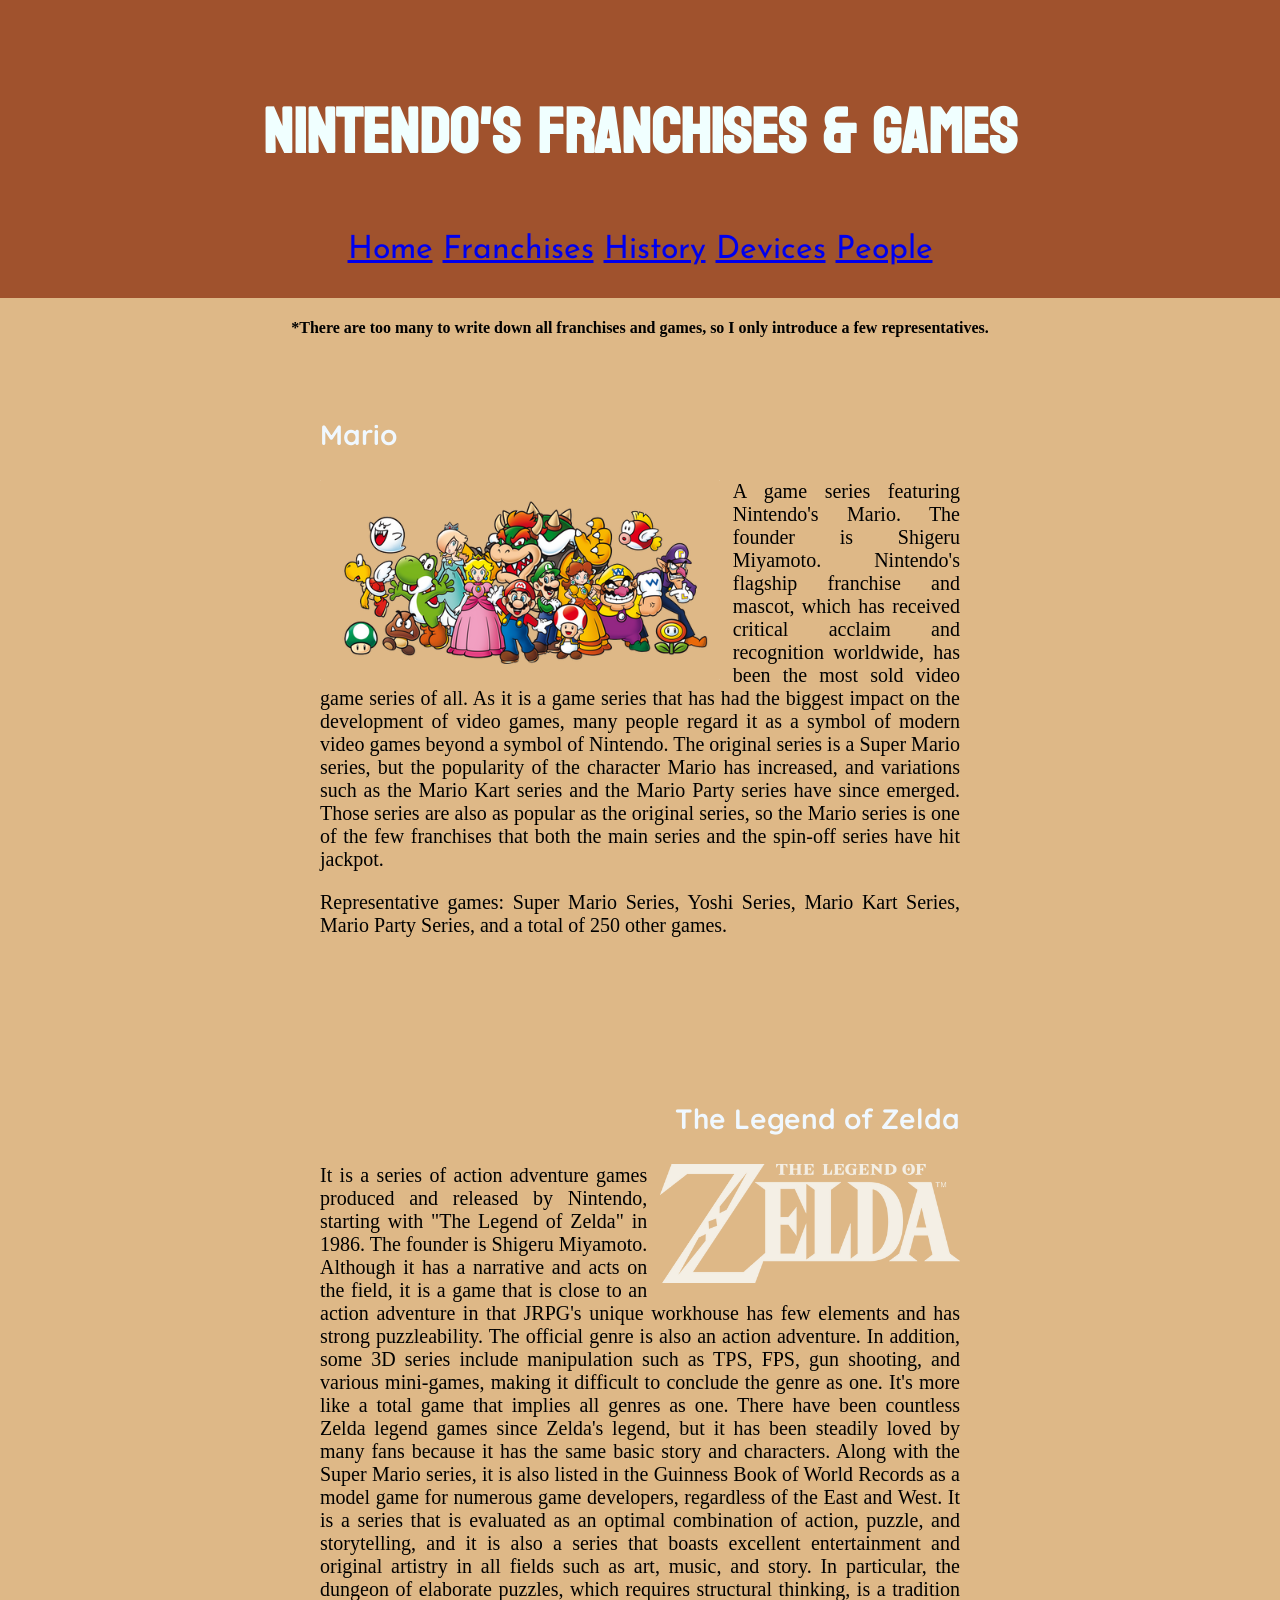
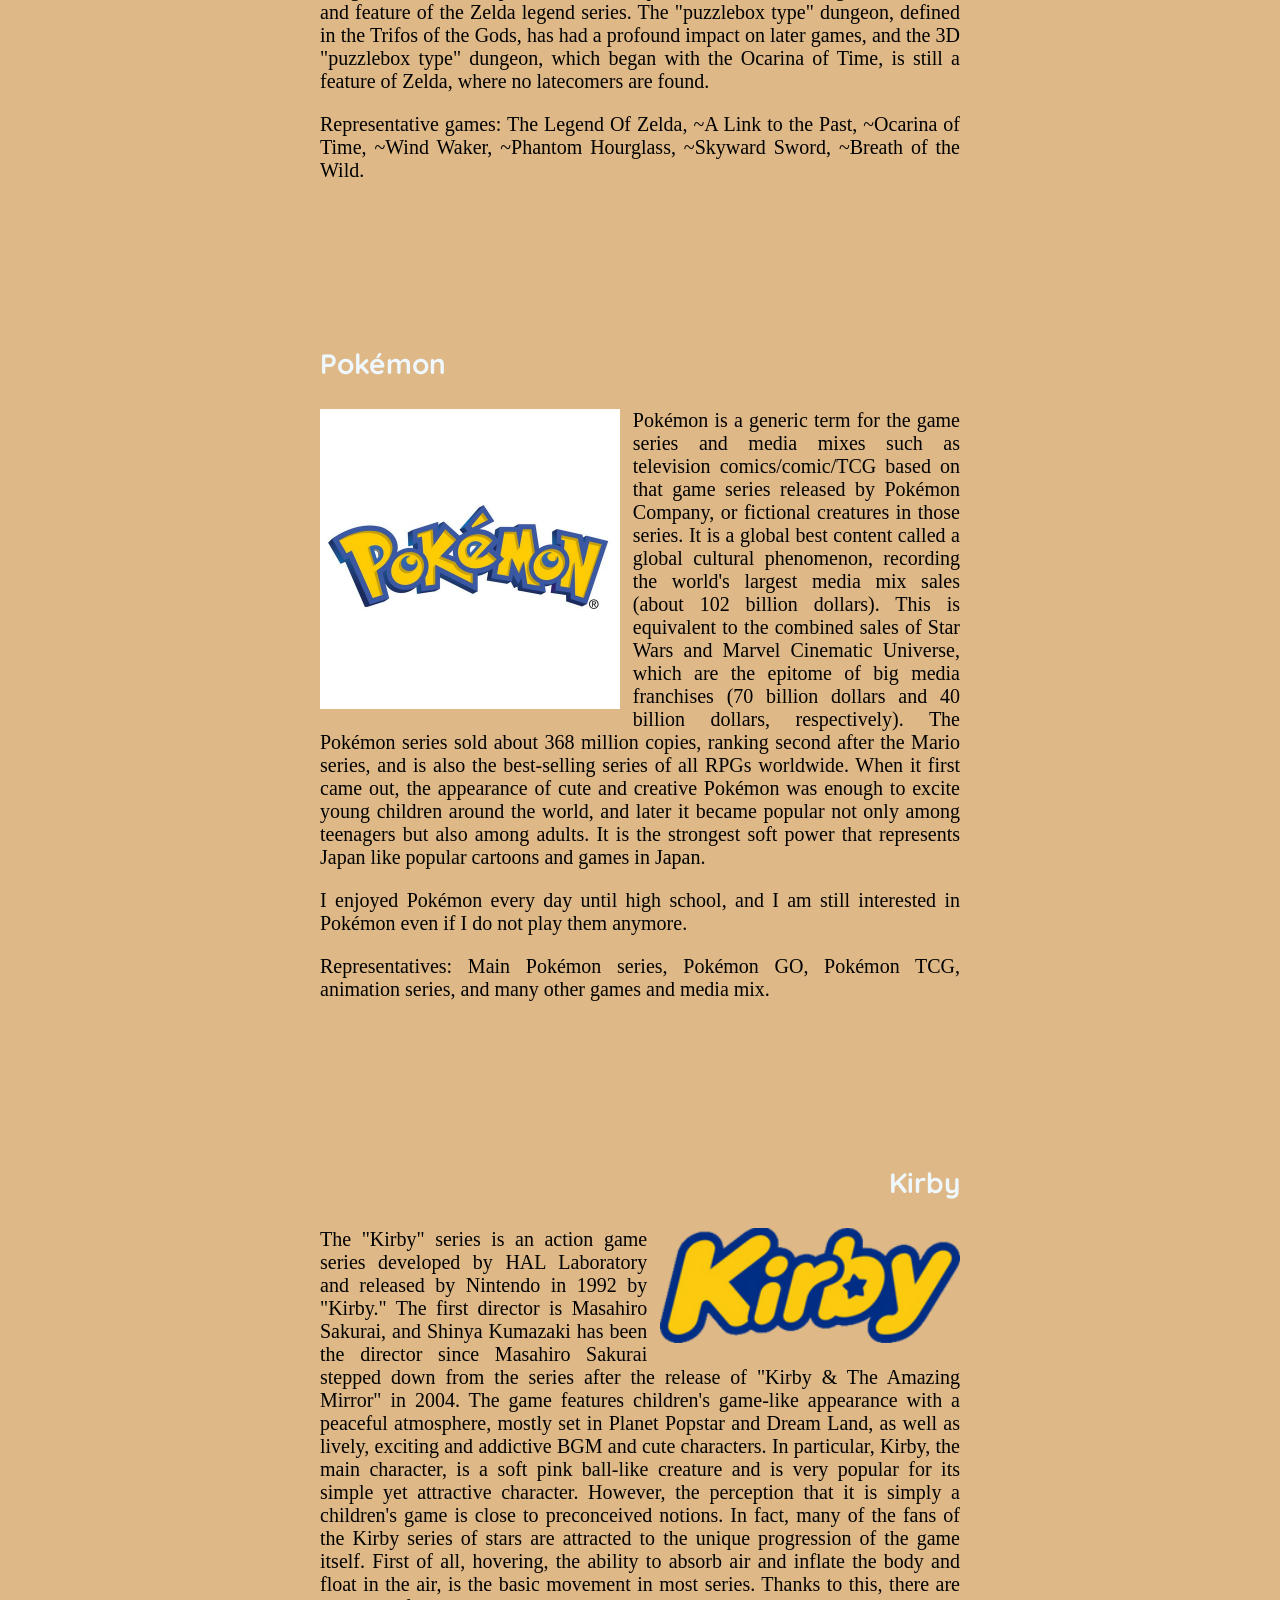
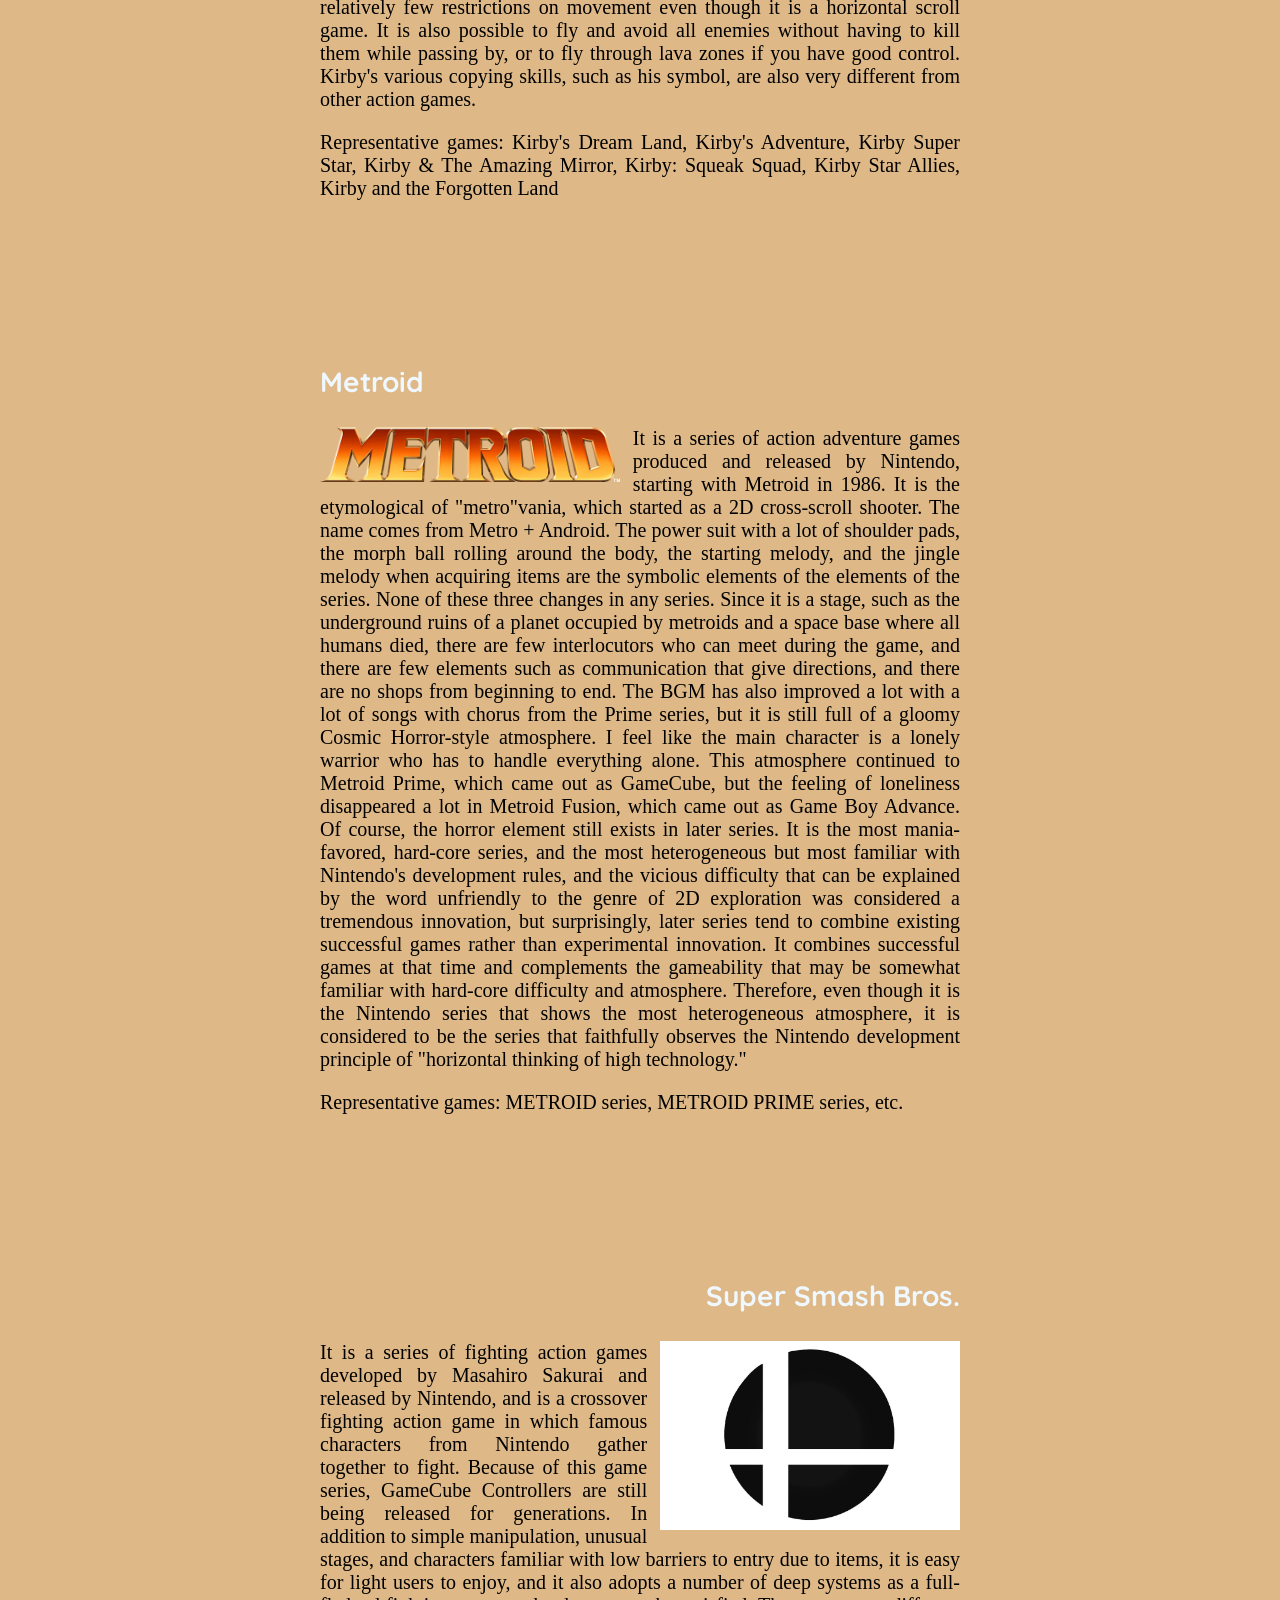
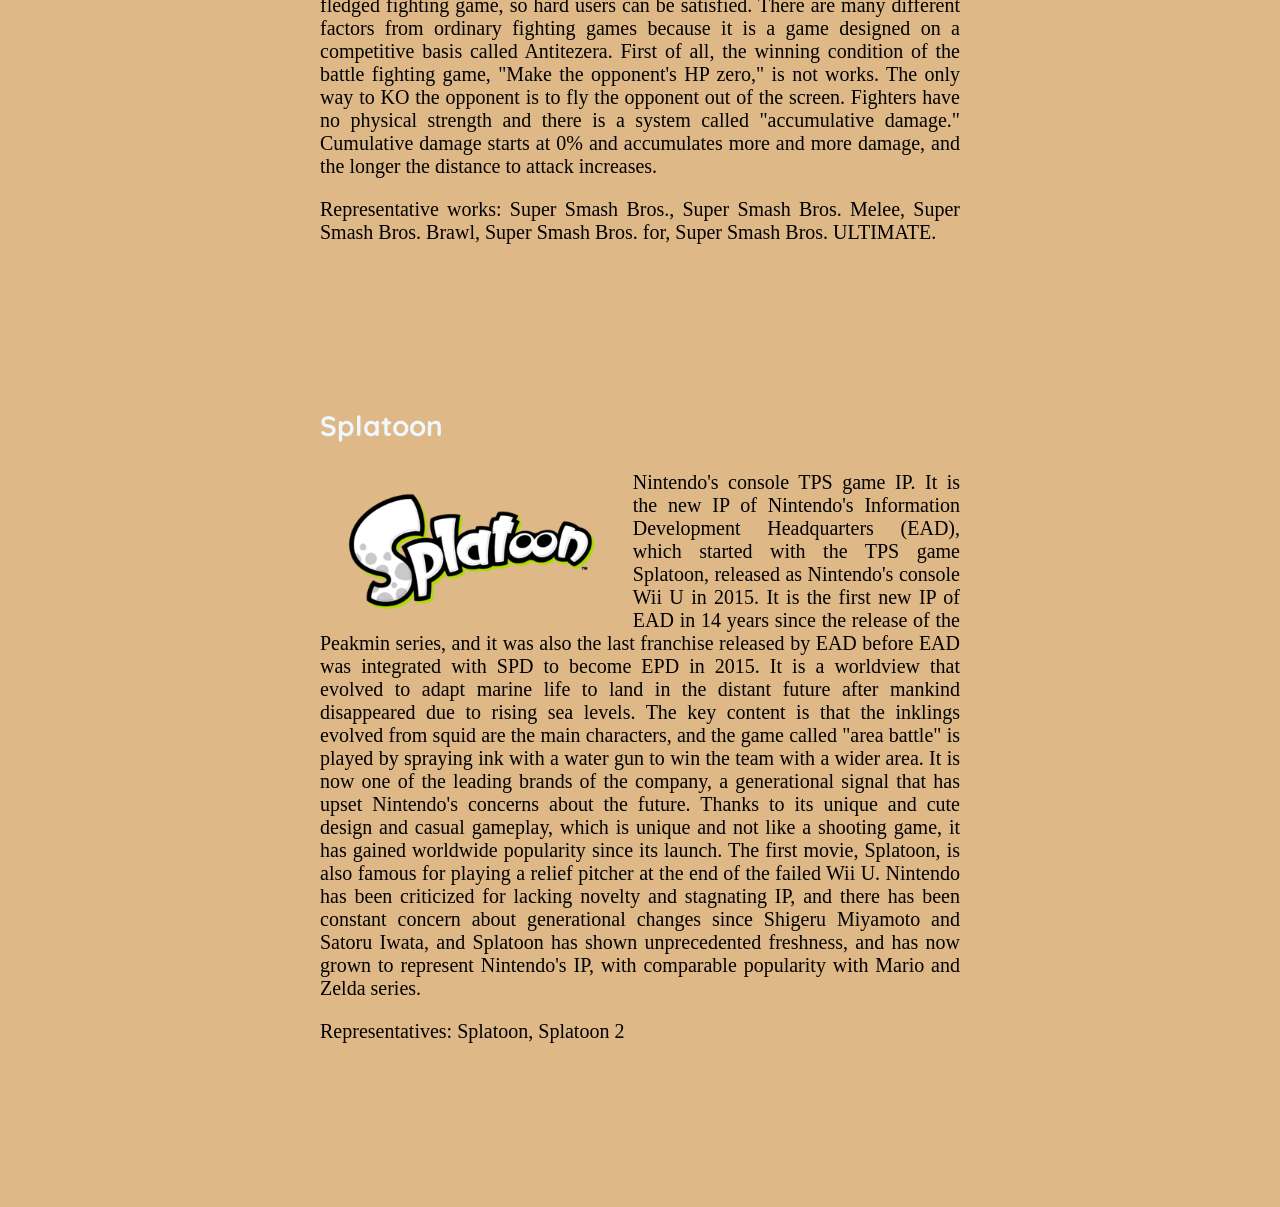
<file: projects/final/franchises.html>
<!DOCTYPE html>
<html lang="en">
<head>
    <meta charset="UTF-8">
    <meta http-equiv="X-UA-Compatible" content="IE=edge">
    <meta name="viewport" content="width=device-width, initial-scale=1.0">
    <link rel="stylesheet" href="style.css">
    <link rel="preconnect" href="https://fonts.googleapis.com">
    <link rel="preconnect" href="https://fonts.gstatic.com" crossorigin>
    <link href="https://fonts.googleapis.com/css2?family=Josefin+Sans:ital,wght@0,100;0,300;0,500;1,100;1,400&family=Koulen&display=swap" rel="stylesheet">
    <link href="https://fonts.googleapis.com/css2?family=Quicksand:wght@500&display=swap" rel="stylesheet">
    <title>Nintendo's Franchises</title>
</head>
<body>
    <header>
        <h1>Nintendo's Franchises & Games</h1>
        <nav> 
            <a href="index.html">Home</a>
            <a href="franchises.html">Franchises</a> 
            <a href="history.html">History</a>
            <a href="devices.html">Devices</a>
            <a href="people.html">People</a>
        </nav>
    </header>
    <main>
        <h4>*There are too many to write down all franchises and games, so I only introduce a few representatives.</h4>
        <section id="mario">
            <h3 class="headerwrapleft">
                Mario
            </h3>
            <div>
                <img alt="mario" src="images/games/mario.png" width="400px"  class="warpleft">
                <p>A game series featuring Nintendo's Mario. The founder is Shigeru Miyamoto. Nintendo's flagship franchise and mascot, which has received critical acclaim and recognition 
                    worldwide, has been the most sold video game series of all. As it is a game series that has had the biggest impact on the development of video games, many people regard 
                    it as a symbol of modern video games beyond a symbol of Nintendo. The original series is a Super Mario series, but the popularity of the character Mario has increased, and
                     variations such as the Mario Kart series and the Mario Party series have since emerged. Those series are also as popular as the original series, so the Mario series is one
                      of the few franchises that both the main series and the spin-off series have hit jackpot.
                </p>
                <p>
                    Representative games: Super Mario Series, Yoshi Series, Mario Kart Series, Mario Party Series, and a total of 250 other games.
                </p>
            </div>
        </section>
        <section id="zelda">
            <h3 class="headerwrapright">
                The Legend of Zelda
            </h3>
            <div>
                <img alt="zelda" src="images/games/zelda.png" width="300px" class="warpright">
                <p>It is a series of action adventure games produced and released by Nintendo, starting with "The Legend of Zelda" in 1986.  The founder is Shigeru Miyamoto.
                    Although it has a narrative and acts on the field, it is a game that is close to an action adventure in that JRPG's unique workhouse has few elements and has strong 
                    puzzleability. The official genre is also an action adventure. In addition, some 3D series include manipulation such as TPS, FPS, gun shooting, and various mini-games, 
                    making it difficult to conclude the genre as one. It's more like a total game that implies all genres as one.
                    There have been countless Zelda legend games since Zelda's legend, but it has been steadily loved by many fans because it has the same basic story and characters.
                    Along with the Super Mario series, it is also listed in the Guinness Book of World Records as a model game for numerous game developers, regardless of the East and West.
                    It is a series that is evaluated as an optimal combination of action, puzzle, and storytelling, and it is also a series that boasts excellent entertainment and original 
                    artistry in all fields such as art, music, and story.
                    In particular, the dungeon of elaborate puzzles, which requires structural thinking, is a tradition and feature of the Zelda legend series. The "puzzlebox type" dungeon, 
                    defined in the Trifos of the Gods, has had a profound impact on later games, and the 3D "puzzlebox type" dungeon, which began with the Ocarina of Time, is still a feature 
                    of Zelda, where no latecomers are found.
                </p>
                <p>
                    Representative games: The Legend Of Zelda, ~A Link to the Past, ~Ocarina of Time, ~Wind Waker, ~Phantom Hourglass, ~Skyward Sword, ~Breath of the Wild.
                </p>
            </div>
        </section>
        <section id="pokémon">
            <h3 class="headerwrapleft">
                Pokémon
            </h3>
            <div>
                <img alt="pokémon" src="images/games/Pokemon.jpg" height="300px"  class="warpleft">
                <p>Pokémon is a generic term for the game series and media mixes such as television comics/comic/TCG based on that game series released by Pokémon Company, or fictional creatures
                     in those series.
                    It is a global best content called a global cultural phenomenon, recording the world's largest media mix sales (about 102 billion dollars). This is equivalent to the combined
                     sales of Star Wars and Marvel Cinematic Universe, which are the epitome of big media franchises (70 billion dollars and 40 billion dollars, respectively). The Pokémon series
                      sold about 368 million copies, ranking second after the Mario series, and is also the best-selling series of all RPGs worldwide.
                    When it first came out, the appearance of cute and creative Pokémon was enough to excite young children around the world, and later it became popular not only among teenagers
                     but also among adults. It is the strongest soft power that represents Japan like popular cartoons and games in Japan.
                </p>
                <p>I enjoyed Pokémon every day until high school, and I am still interested in Pokémon even if I do not play them anymore.
                </p>
                <p>Representatives: Main Pokémon series, Pokémon GO, Pokémon TCG, animation series, and many other games and media mix.
                </p>
            </div>
        </section>
        <section id="kirby">
            <h3 class="headerwrapright">
                Kirby
            </h3>
            <div>
                <img alt="kirby" src="images/games/kirby.png" width="300px" class="warpright">
                <p>The "Kirby" series is an action game series developed by HAL Laboratory and released by Nintendo in 1992 by "Kirby."
                The first director is Masahiro Sakurai, and Shinya Kumazaki has been the director since Masahiro Sakurai stepped down from the series after the release of "Kirby & The Amazing 
                Mirror" in 2004. The game features children's game-like appearance with a peaceful atmosphere, mostly set in Planet Popstar and Dream Land, as well as lively, exciting and 
                addictive BGM and cute characters. In particular, Kirby, the main character, is a soft pink ball-like creature and is very popular for its simple yet attractive character.
                However, the perception that it is simply a children's game is close to preconceived notions. In fact, many of the fans of the Kirby series of stars are attracted to the unique 
                progression of the game itself. First of all, hovering, the ability to absorb air and inflate the body and float in the air, is the basic movement in most series. Thanks to this, 
                there are relatively few restrictions on movement even though it is a horizontal scroll game. It is also possible to fly and avoid all enemies without having to kill them while 
                passing by, or to fly through lava zones if you have good control. Kirby's various copying skills, such as his symbol, are also very different from other action games.
                </p>
                <p>
                    Representative games: Kirby's Dream Land, Kirby's Adventure, Kirby Super Star, Kirby & The Amazing Mirror, Kirby: Squeak Squad, Kirby Star Allies, Kirby and the Forgotten Land 
                </p>
            </div>
        </section>
        <section id="metroid">
            <h3 class="headerwrapleft">
                Metroid
            </h3>
            <div>
                <img alt="metroid" src="images/games/metroid.png" width="300px"  class="warpleft">
                <p>It is a series of action adventure games produced and released by Nintendo, starting with Metroid in 1986. It is the etymological of "metro"vania, which started as a 2D 
                    cross-scroll shooter.
                    The name comes from Metro + Android. The power suit with a lot of shoulder pads, the morph ball rolling around the body, the starting melody, and the jingle melody when 
                    acquiring items are the symbolic elements of the elements of the series. None of these three changes in any series.
                    Since it is a stage, such as the underground ruins of a planet occupied by metroids and a space base where all humans died, there are few interlocutors who can meet during 
                    the game, and there are few elements such as communication that give directions, and there are no shops from beginning to end. The BGM has also improved a lot with a lot of 
                    songs with chorus from the Prime series, but it is still full of a gloomy Cosmic Horror-style atmosphere. I feel like the main character is a lonely warrior who has to handle
                     everything alone. This atmosphere continued to Metroid Prime, which came out as GameCube, but the feeling of loneliness disappeared a lot in Metroid Fusion, which came out as
                      Game Boy Advance. Of course, the horror element still exists in later series.
                    It is the most mania-favored, hard-core series, and the most heterogeneous but most familiar with Nintendo's development rules, and the vicious difficulty that can be explained
                     by the word unfriendly to the genre of 2D exploration was considered a tremendous innovation, but surprisingly, later series tend to combine existing successful games rather 
                     than experimental innovation. It combines successful games at that time and complements the gameability that may be somewhat familiar with hard-core difficulty and atmosphere. 
                     Therefore, even though it is the Nintendo series that shows the most heterogeneous atmosphere, it is considered to be the series that faithfully observes the Nintendo development
                      principle of "horizontal thinking of high technology."
                </p>
                <p>
                    Representative games: METROID series, METROID PRIME series, etc.
                </p>
            </div>
        </section>
        <section id="smash">
            <h3 class="headerwrapright">
                Super Smash Bros.
            </h3>
            <div>
                <img alt="smash" src="images/games/smash.jpg" width="300px" class="warpright">
                <p>It is a series of fighting action games developed by Masahiro Sakurai and released by Nintendo, and is a crossover fighting action game in which famous characters from Nintendo
                     gather together to fight.
                    Because of this game series, GameCube Controllers are still being released for generations.
                    In addition to simple manipulation, unusual stages, and characters familiar with low barriers to entry due to items, it is easy for light users to enjoy, and it also adopts a 
                    number of deep systems as a full-fledged fighting game, so hard users can be satisfied.
                    There are many different factors from ordinary fighting games because it is a game designed on a competitive basis called Antitezera. First of all, the winning condition of the
                     battle fighting game, "Make the opponent's HP zero," is not works. The only way to KO the opponent is to fly the opponent out of the screen. Fighters have no physical strength
                      and there is a system called "accumulative damage." Cumulative damage starts at 0% and accumulates more and more damage, and the longer the distance to attack increases.
                </p>
                <p>
                    Representative works: Super Smash Bros., Super Smash Bros. Melee, Super Smash Bros. Brawl, Super Smash Bros. for, Super Smash Bros. ULTIMATE.
                </p>
            </div>
        </section>
        <section id="splatoon">
            <h3 class="headerwrapleft">
                Splatoon
            </h3>
            <div>
                <img alt="splatoon" src="images/games/Splatoon.png" width="300px"  class="warpleft">
                <p>Nintendo's console TPS game IP. It is the new IP of Nintendo's Information Development Headquarters (EAD), which started with the TPS game Splatoon, released as Nintendo's 
                    console Wii U in 2015. It is the first new IP of EAD in 14 years since the release of the Peakmin series, and it was also the last franchise released by EAD before EAD was 
                    integrated with SPD to become EPD in 2015.
                    It is a worldview that evolved to adapt marine life to land in the distant future after mankind disappeared due to rising sea levels. The key content is that the inklings 
                    evolved from squid are the main characters, and the game called "area battle" is played by spraying ink with a water gun to win the team with a wider area.
                    It is now one of the leading brands of the company, a generational signal that has upset Nintendo's concerns about the future.
                    Thanks to its unique and cute design and casual gameplay, which is unique and not like a shooting game, it has gained worldwide popularity since its launch. The first movie,
                     Splatoon, is also famous for playing a relief pitcher at the end of the failed Wii U. Nintendo has been criticized for lacking novelty and stagnating IP, and there has been
                      constant concern about generational changes since Shigeru Miyamoto and Satoru Iwata, and Splatoon has shown unprecedented freshness, and has now grown to represent 
                      Nintendo's IP, with comparable popularity with Mario and Zelda series.
                </p>
                <p>Representatives: Splatoon, Splatoon 2
                </p>
            </div>
        </section>
    </main>
    <footer>
        
    </footer>
</body>
</html>
</file>
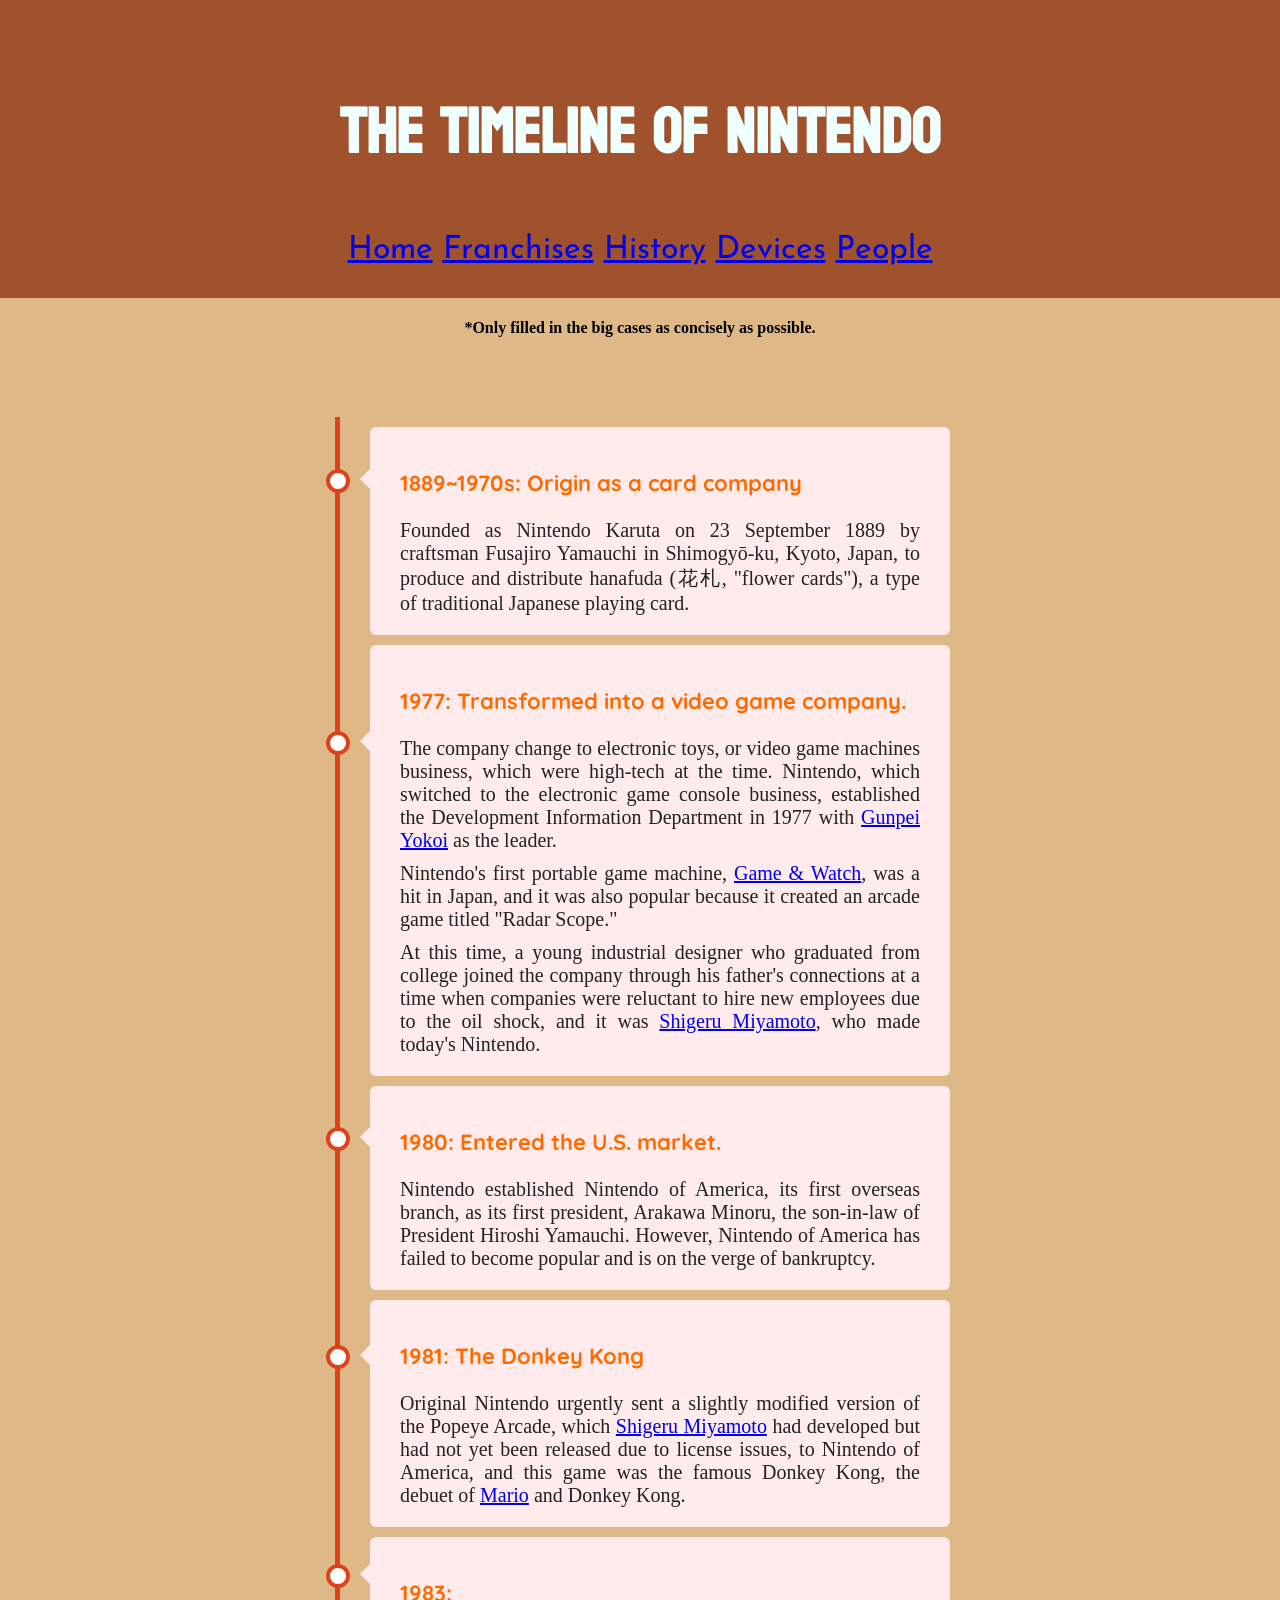
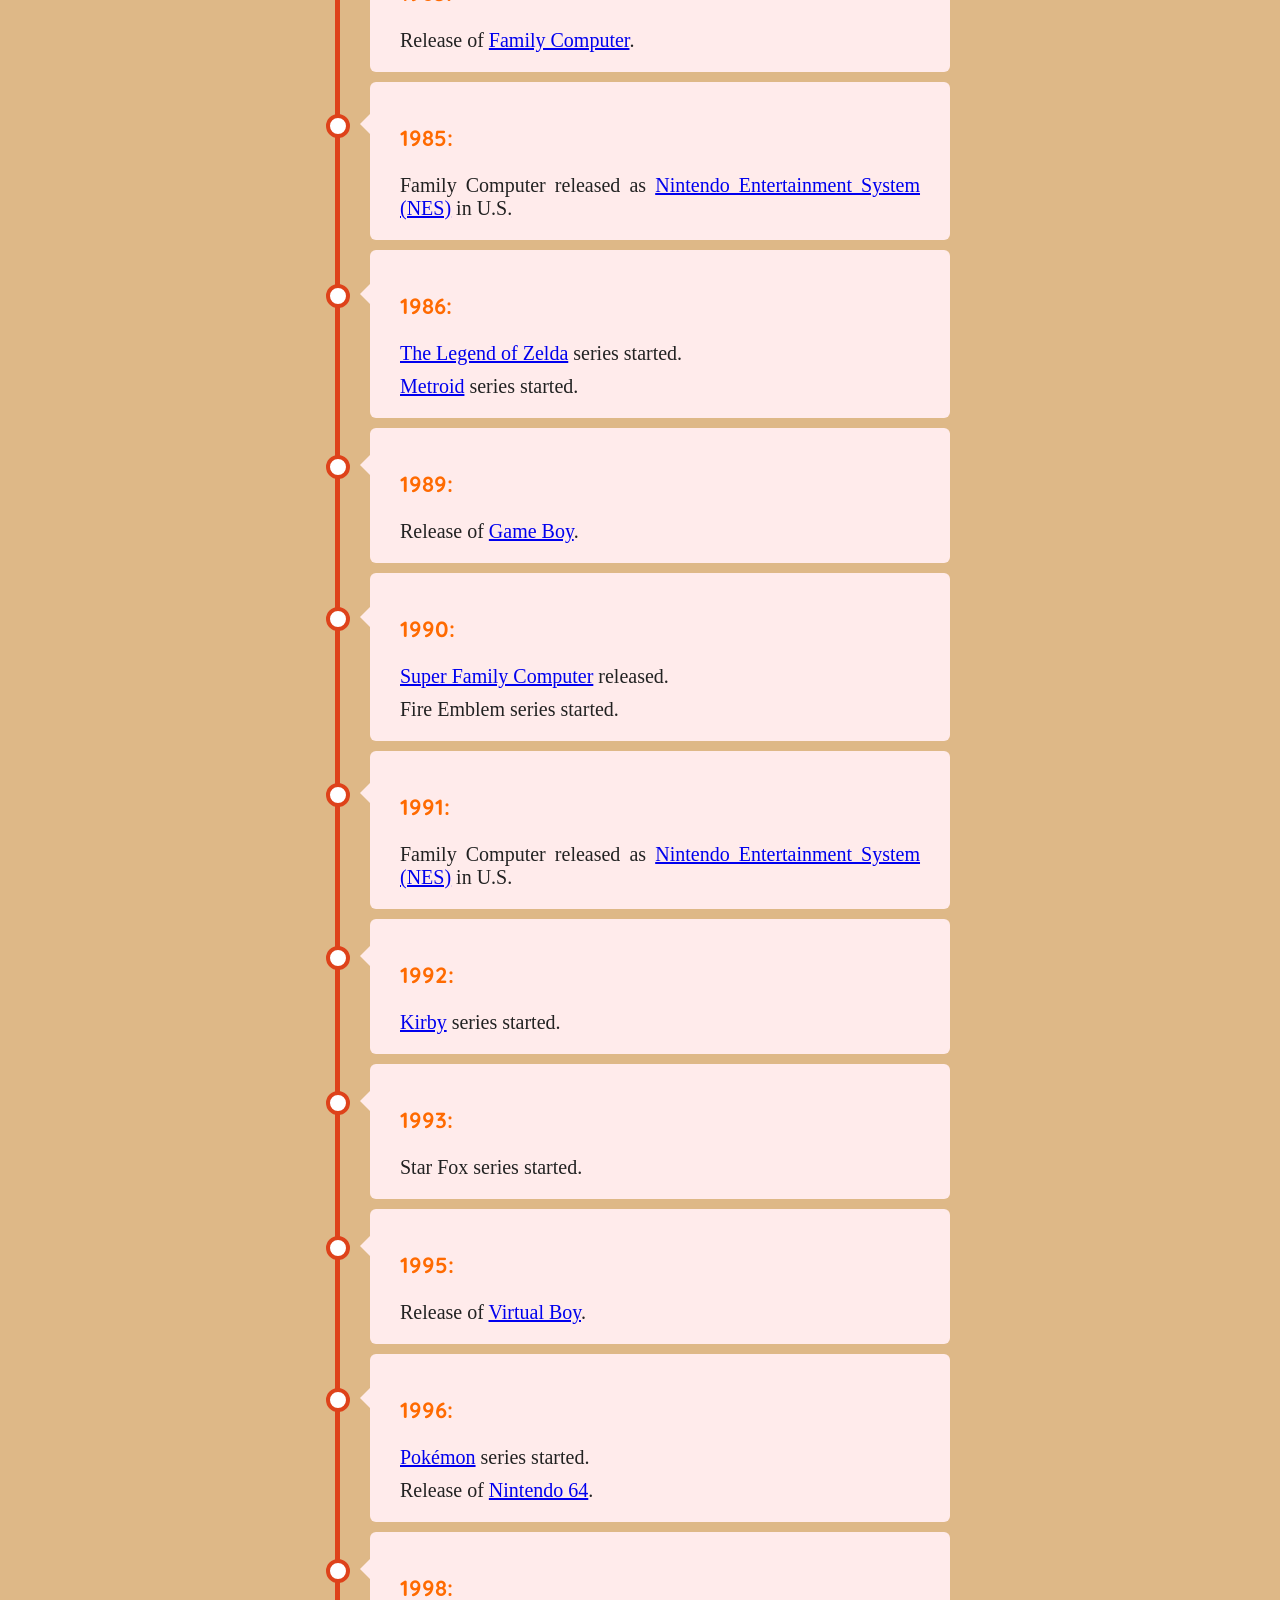
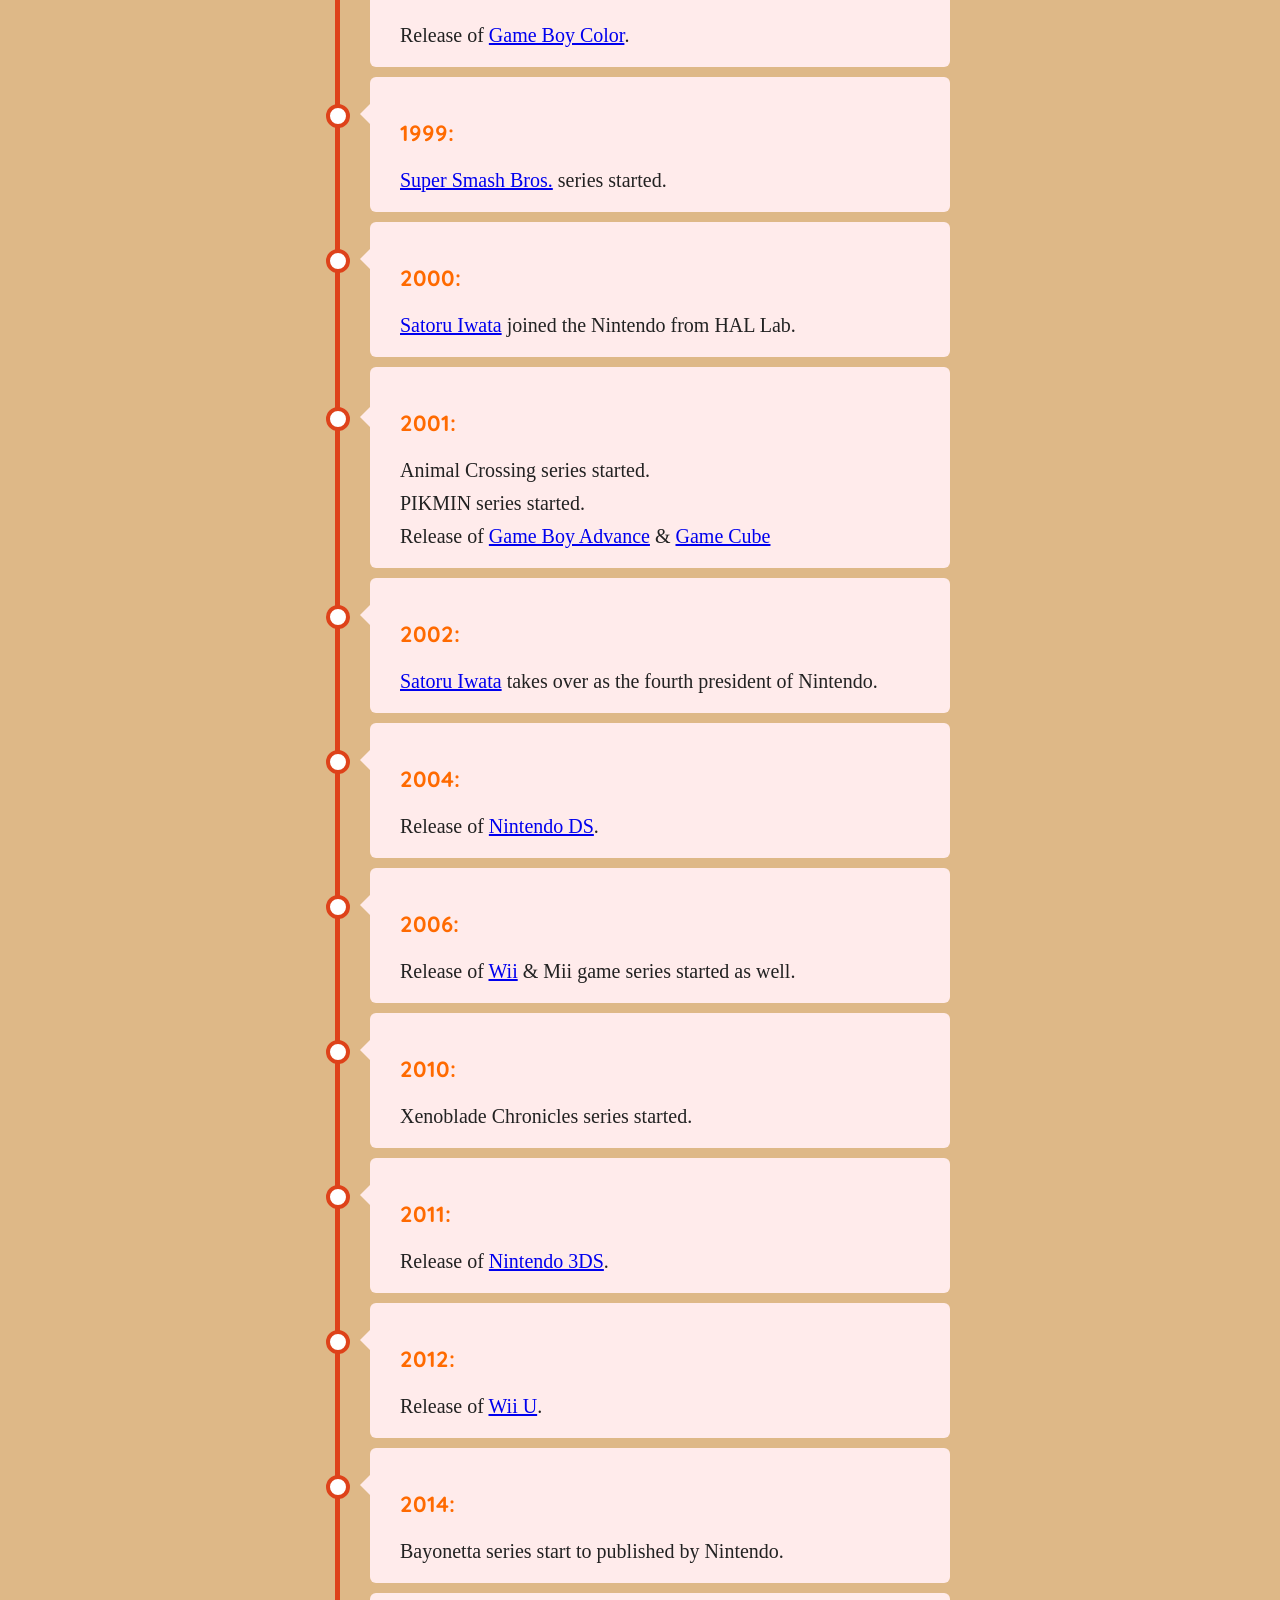
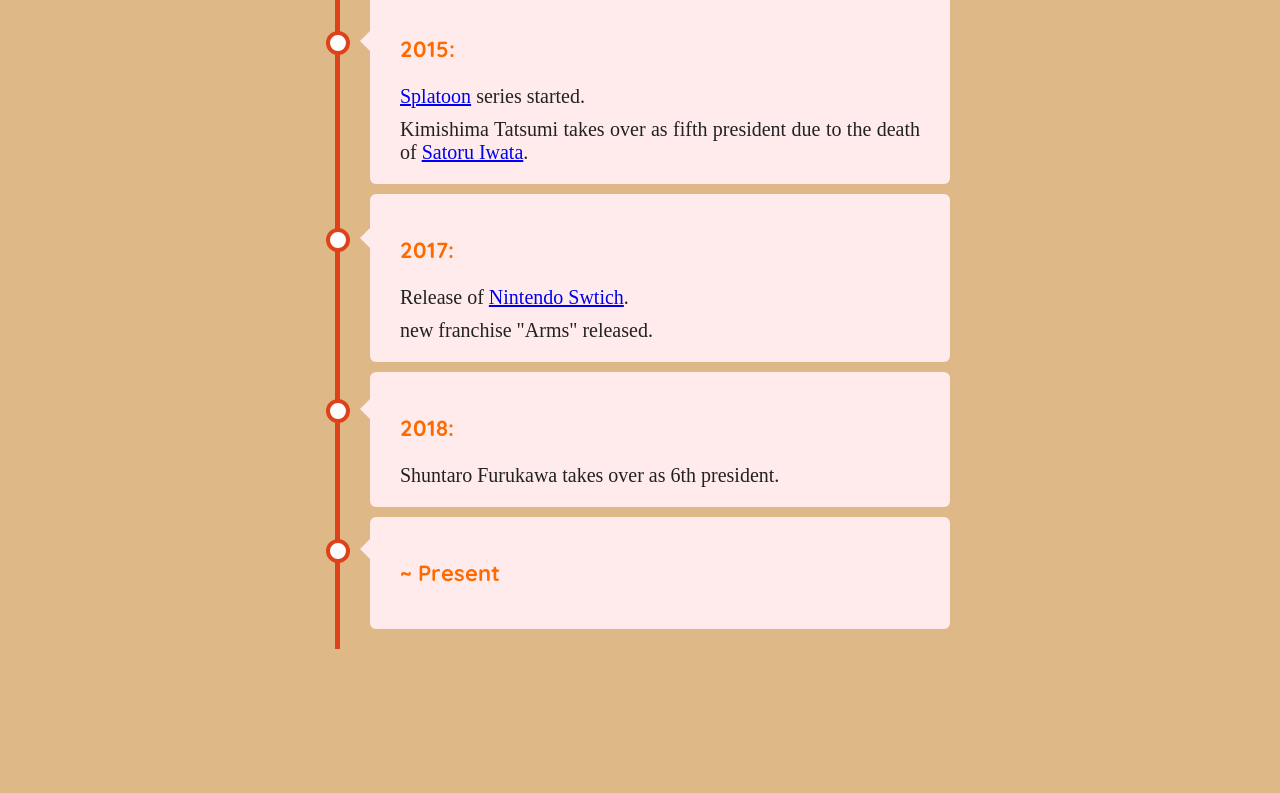
<file: projects/final/history.html>
<!DOCTYPE html>
<html lang="en">
<head>
    <meta charset="UTF-8">
    <meta http-equiv="X-UA-Compatible" content="IE=edge">
    <meta name="viewport" content="width=device-width, initial-scale=1.0">
    <link rel="stylesheet" href="style.css">
    <link rel="preconnect" href="https://fonts.googleapis.com">
    <link rel="preconnect" href="https://fonts.gstatic.com" crossorigin>
    <link href="https://fonts.googleapis.com/css2?family=Josefin+Sans:ital,wght@0,100;0,300;0,500;1,100;1,400&family=Koulen&display=swap" rel="stylesheet">
    <link href="https://fonts.googleapis.com/css2?family=Quicksand:wght@500&display=swap" rel="stylesheet">
    <title>Nintendo's History</title>
</head>
<body>
    <header>
        <h1>The Timeline Of Nintendo</h1>
        <nav> 
            <a href="index.html">Home</a>
            <a href="franchises.html">Franchises</a> 
            <a href="history.html">History</a>
            <a href="devices.html">Devices</a>
            <a href="people.html">People</a>
        </nav>
    </header>
    <main>
        <h4>*Only filled in the big cases as concisely as possible.</h4>
        <section class="timeline">
            <div class="vtl">
                <div class="event">
                  <p class="date">1889~1970s: Origin as a card company</p>
                  <p class="txt">Founded as Nintendo Karuta on 23 September 1889 by craftsman Fusajiro Yamauchi in Shimogyō-ku, Kyoto, Japan, to produce and distribute hanafuda (花札, "flower cards"), a type of traditional Japanese playing card.</p>
                </div>
                <div class="event">
                  <p class="date">1977: Transformed into a video game company.</p>
                  <p class="txt">The company change to electronic toys, or video game machines business, which were high-tech at the time. 
                    Nintendo, which switched to the electronic game console business, established the Development Information Department in 1977 with <a href="people.html#Yokoi">Gunpei Yokoi</a> as the leader.
                  </p>
                  <p class="txt">
                        Nintendo's first portable game machine, <a href="devices.html#Game&Watch">Game & Watch</a>, was a hit in Japan, and it was also popular because it created an arcade game titled "Radar Scope."
                  </p>
                  <p class="txt">
                    At this time, a young industrial designer who graduated from college joined the company through his father's connections at a time when companies were reluctant to hire new employees due to the oil shock, and it was <a href="people.html#Miyamoto">Shigeru Miyamoto</a>, who made today's Nintendo.
                  </p>
                </div>
                <div class="event">
                  <p class="date">1980: Entered the U.S. market.</p>
                  <p class="txt">Nintendo established Nintendo of America, its first overseas branch, as its first president, Arakawa Minoru, the son-in-law of President Hiroshi Yamauchi. However, Nintendo of America has failed to become popular and is on the verge of bankruptcy. 
                </p>
                </div>
                <div class="event">
                  <p class="date">1981: The Donkey Kong</p>
                  <p class="txt">Original Nintendo urgently sent a slightly modified version of the Popeye Arcade, which <a href="people.html#Miyamoto">Shigeru Miyamoto</a> had developed but had not yet been released due to license issues, 
                    to Nintendo of America, and this game was the famous Donkey Kong, the debuet of <a href="franchises.html#mario">Mario</a> and Donkey Kong.</p>
                </div>
                <div class="event">
                  <p class="date">1983:</p>
                  <p class="txt">Release of <a href="devices.html#NES">Family Computer</a>.</p>
                </div>
                <div class="event">
                    <p class="date">1985:</p>
                    <p class="txt">Family Computer released as <a href="devices.html#NES">Nintendo Entertainment System (NES)</a> in U.S.</p>
                </div>
                <div class="event">
                  <p class="date">1986:</p>
                  <p class="txt"><a href="franchises.html#zelda">The Legend of Zelda</a> series started.</p>
                  <p class="txt"><a href="devices.html#metroid">Metroid</a> series started.</p>
                </div>
                <div class="event">
                    <p class="date">1989:</p>
                    <p class="txt">Release of <a href="devices.html#GameBoy">Game Boy</a>.</p>
                </div>
                <div class="event">
                    <p class="date">1990:</p>
                    <p class="txt"><a href="devices.html#SNES">Super Family Computer</a> released.</p>
                    <p class="txt">Fire Emblem series started.</p>
                </div>
                <div class="event">
                    <p class="date">1991:</p>
                    <p class="txt">Family Computer released as <a href="devices.html#SNES">Nintendo Entertainment System (NES)</a> in U.S.</p>
                </div>
                <div class="event">
                    <p class="date">1992:</p>
                    <p class="txt"><a href="franchises.html#kirby">Kirby</a> series started.</p>
                </div>
                <div class="event">
                    <p class="date">1993:</p>
                    <p class="txt">Star Fox series started.</p>
                </div>
                <div class="event">
                    <p class="date">1995:</p>
                    <p class="txt">Release of <a href="devices.html#VRBoy">Virtual Boy</a>.</p>
                </div>
                <div class="event">
                    <p class="date">1996: </p>
                    <p class="txt"><a href="franchises.html#pokémon">Pokémon</a> series started.</p>
                    <p class="txt">Release of <a href="devices.html#64">Nintendo 64</a>.</p>
                </div>
                <div class="event">
                    <p class="date">1998:</p>
                    <p class="txt">Release of <a href="devices.html#GameBoyCo">Game Boy Color</a>.</p>
                </div>
                <div class="event">
                  <p class="date">1999:</p>
                  <p class="txt"><a href="franchises.html#smash">Super Smash Bros.</a> series started.</p>
                </div>
                <div class="event">
                    <p class="date">2000:</p>
                    <p class="txt"><a href="people.html#Iwata">Satoru Iwata</a> joined the Nintendo from HAL Lab.</p>
                </div>
                <div class="event">
                  <p class="date">2001:</p>
                  <p class="txt">Animal Crossing series started.</p>
                  <p class="txt">PIKMIN series started.</p> 
                  <p class="txt">Release of <a href="devices.html#GameBoyAd">Game Boy Advance</a> & <a href="devices.html#GameCube">Game Cube</a></p>
                </div>
                <div class="event">
                    <p class="date">2002:</p>
                    <p class="txt"><a href="people.html#Iwata">Satoru Iwata</a> takes over as the fourth president of Nintendo.</p>
                </div>
                <div class="event">
                    <p class="date">2004:</p>
                    <p class="txt">Release of <a href="devices.html#NDS">Nintendo DS</a>.</p>
                </div>
                <div class="event">
                    <p class="date">2006:</p>
                    <p class="txt">Release of <a href="devices.html#Wii">Wii</a> & Mii game series started as well.</p>
                </div>
                <div class="event">
                    <p class="date">2010:</p>
                    <p class="txt">Xenoblade Chronicles series started.</p>
                </div>
                <div class="event">
                    <p class="date">2011:</p>
                    <p class="txt">Release of <a href="devices.html#3DS">Nintendo 3DS</a>.</p>
                </div>
                <div class="event">
                    <p class="date">2012:</p>
                    <p class="txt">Release of <a href="devices.html#WiiU">Wii U</a>.</p>
                </div>
                <div class="event">
                    <p class="date">2014:</p>
                    <p class="txt">Bayonetta series start to published by Nintendo.</p>
                </div>
                <div class="event">
                    <p class="date">2015:</p>
                    <p class="txt"><a href="franchises.html#splatoon">Splatoon</a> series started.</p>
                    <p class="txt">Kimishima Tatsumi takes over as fifth president due to the death of <a href="people.html#Iwata">Satoru Iwata</a>.</p>
                </div>
                <div class="event">
                    <p class="date">2017:</p>
                    <p class="txt">Release of <a href="franchises.html#Switch">Nintendo Swtich</a>.</p>
                    <p class="txt">new franchise "Arms" released.</p>
                </div>
                <div class="event">
                    <p class="date">2018:</p>
                    <p class="txt">Shuntaro Furukawa takes over as 6th president.</p>
                </div>
                <div class="event">
                    <p class="date">~ Present</p>
                </div>
              </div>
        </section>
    </main>
    <footer>
        
    </footer>
</body>
</html>
</file>
<file: projects/final/style.css>
.NavContainer{
  margin-top: 5%;
  margin-bottom: 5%;
  display: grid;
  justify-content:center;
  grid-template-columns: 1fr 1fr 1fr 1fr;
}

.NavItem{
  width: 100%;
  display: grid;
  place-items: center;
}

body{
  background-color: burlywood;
  margin: 0;
  text-align: center;
}

header{
  text-align: center;
  color: azure;
  font-size: 32px;
  background-color: sienna;
  padding: 2rem 2rem 2rem 2rem;
  font-family: 'Koulen', cursive;
}

nav{
  font-family: 'Josefin Sans', sans-serif;
}

section{
  padding-bottom: 5%;
  margin: 5rem auto 5rem auto;
  text-align: center;
  width: 50%;
}

section h2{
  font-size: 36px;
  margin-bottom: 5%;
}

section h3{
  font-size: 28px;
}

section div{
  text-align: justify;
  font-size: 20px;
}

.headerwrapleft{
  font-family: 'Quicksand', sans-serif;
  text-align: justify;
  color: aliceblue;
}

.headerwrapright{
  font-family: 'Quicksand', sans-serif;
  text-align: right;
  color: aliceblue;
}

.warpleft{
  float: left;
  margin-right: 2%;
}

.warpright{
  float: right;
  margin-left: 2%;
}

.timeline{
  margin-left: 25%;
}

/*from https://code-boxx.com/simple-pure-css-timeline/#sec-vertical*/
/* (A) TIMELINE CONTAINER */
.vtl {
  /* (A1) RELATIVE POSITION REQUIRED TO PROPERLY POSITION THE TIMELINE */
  position: relative;
 
  /* (A2) RESERVE MORE SPACE TO THE LEFT FOR THE TIMELINE */
  padding: 10px 10px 10px 50px;
}
.vtl, .vtl * { box-sizing: border-box; }

/* (B) DRAW VERTICAL LINE USING ::BEFORE */
.vtl::before {
  /* (B1) VERTICAL LINE */
  content: "";
  width: 5px;
  background-color: #de421a;
  /* (B2) POSITION TO THE LEFT */
  position: absolute;
  top: 0; bottom: 0; left: 15px;
}

/* (C) COSMETICS FOR EVENTS */
div.event {
  padding: 20px 30px;
  background-color: #ffebeb;
  position: relative;
  border-radius: 6px;
  margin-bottom: 10px;
}

/* (D) COSMETICS FOR EVENT DATE & TEXT */
p.date {
  font-family: 'Quicksand', sans-serif;
  font-size: 1.1em;
  font-weight: 700;
  color: #ff6a00;
}
p.txt {
  margin: 10px 0 0 0;
  color: #222;
}

/* (E) EVENT "SPEECH BUBBLE CALLOUT" */
div.event::before {
  /* (E1) "MAGIC TRIANGLE" */
  content: "";
  border: 10px solid transparent;
  border-right-color: #ffebeb;
  border-left: 0;
 
   /* (E2) POSITION TO THE LEFT */
  position: absolute;
  top: 20%; left: -10px;
}

/* (F) CIRCLE ON TIMELINE */
div.event::after {
  /* (F1) "MAGIC CIRCLE" */
  content: "";
  background: #fff;
  border: 4px solid #DE421A;
  width: 16px; height: 16px;
  border-radius: 50%;
 
  /* (F2) POSITION TO THE LEFT */
  position: absolute;
  top: 20%; left: -44px;
}


@media only screen and (max-width: 1000px) {
  .NavContainer{
    margin-top: 0%;
    margin-bottom: 0%;
    display: grid;
    justify-content:center;
    grid-template-columns: 1fr 1fr;
  }

  header{
    font-size: 24px;
    padding: 3rem 3rem 3rem 3rem;
  }

  body{
    margin: 0;
  }


  section{
    padding-bottom: 5%;
    margin: 5rem auto 5rem auto;
    text-align: center;
    width: 50%;
  }
  
  section h2{
    font-size: 30px;
  }

  section h3{
    font-size: 24px;
  }
  
  section div{
    text-align: center;
    font-size: 16px;
  }
  
  .headerwrapleft{
    text-align: center;
  }
  
  .headerwrapright{
    text-align: center;
  }

  .warpleft{ 
    float: none;
    width: 80%;
    height: 80%;
    margin-bottom: 2%;
  }
  
  .warpright{ 
    float: none;
    width: 80%;
    height: 80%;
    margin-bottom: 2%;
  }

  .timeline{
    margin-left: 30%;
  }
}
</file>
<file: projects/geocities/style.css>
/* Write all your custom CSS below this line  */

header{
    position: fixed;
    top: 0;
    width: 100%;
    background-color: indigo;
    font-family: 'Audiowide', cursive;
    color: white;
    border: 3px solid rgb(255, 255, 255);
}



body {
    background-image: url("gif/night.gif");
    text-align: center;
    margin: 0; 
}

section.intro{
    color: white;
    size: 5rem;
    margin: 5rem auto 5rem auto;
    padding: 1rem;
    font-family: 'Source Code Pro', monospace;
    font-size: 20pt;
}

section.gamer{
    background-image: url("gif/nightandstarsbackground.gif");
    color: white;
    size: 5rem;
    margin: 5rem auto 5rem auto;
    padding: 1rem;
    font-family: 'Source Code Pro', monospace;
}

section.reading{
    /* background-image: url("gif/nightandstarsbackground.gif"); */
    color: white;
    size: 5rem;
    margin: 5rem auto 5rem auto;
    padding: 1rem;
    font-family: 'Source Code Pro', monospace;
}

p.pikachu{
    position:absolute;
    top: 31rem;
    left: 38rem;
}

p.sonic{
    position:absolute;
    top: 46rem;
    right: 30rem;
}

p.readingman{
    position:absolute;
    top: 85rem;
    left: 20rem;
}

footer{
    /* background-color: rgb(108, 146, 250); */
    padding: 1rem;
    font-family: 'Bebas Neue', cursive;
}
</file>
<file: projects/loading/style.css>
/* For all pages */
.text-margin{
  margin-left: 2rem;
}

body{
  background-color: lavenderBlush;
  color: DarkOrange;
}

/* button */
.button{
  text-align: center;
}

/* For loading */
.loding-container {
  margin: 100px auto;
  width: 500px;
}

.progress {
  padding: 4px;
  border-radius: 30px;
  background: rgba(0, 0, 0, 0.5);  
  box-shadow: inset 0 1px 2px rgba(0, 0, 0, 0.25), 0 1px rgba(255, 255, 255, 0.08);
}

.progress-bar {
  height: 20px;
  border-radius: 30px;
  transition: 0.5s linear;  
  transition-property: width, background-color;    
}

/* when it ended */
.progress-moved .progress-bar {
  width: 100%; 
  background-color: #AFF0F0;/*   #A9EED1;   */
  animation: progressAnimation 9s;
}
/* animation, from 'start color' to '99% for end color'*/
@keyframes progressAnimation {
  0%   { width: 5%; background-color: #FCFAA6;}
  100% { width: 99.99%; background-color: #3CD184; }
}  

/* For waiting */
.waiting {
  font-size: 10px;
  margin: 50px auto;
  width: 10rem;
  height: 10rem;
  border-radius: 50%;
  background: white;
  background: -moz-linear-gradient(left, white 10%, rgba(255, 255, 255, 0) 100%);
  background: -webkit-linear-gradient(left, white 10%, rgba(255, 255, 255, 0) 100%);
  background: -o-linear-gradient(left, white 10%, rgba(255, 255, 255, 0) 100%);
  background: -ms-linear-gradient(left, white 10%, rgba(255, 255, 255, 0) 100%);
  background: linear-gradient(to right, white 10%, rgba(255, 255, 255, 0) 100%);
  position: relative;
  -webkit-animation: load3 1.5s infinite linear;
  animation: load3 1.5s infinite linear;
  -webkit-transform: translateZ(0);
  -ms-transform: translateZ(0);
  transform: translateZ(0);
}
.waiting:before {
  width: 50%;
  height: 50%;
  background: white;
  border-radius: 100% 0 0 0;
  position: absolute;
  content: '';
}
.waiting:after {
  background: lavenderBlush;
  width: 75%;
  height: 75%;
  border-radius: 50%;
  content: '';
  margin: auto;
  position: absolute;
  top: 0;
  left: 0;
  bottom: 0;
  right: 0;
}
@-webkit-keyframes load3 {
  0% {
    -webkit-transform: rotate(0deg);
    transform: rotate(0deg);
  }
  100% {
    -webkit-transform: rotate(360deg);
    transform: rotate(360deg);
  }
}
@keyframes load3 {
  0% {
    -webkit-transform: rotate(0deg);
    transform: rotate(0deg);
  }
  100% {
    -webkit-transform: rotate(360deg);
    transform: rotate(360deg);
  }
}
</file>
<file: projects/smartphone/style.css>
.app-container {
    display: flex;
    flex-direction: column;
    flex-wrap: wrap;
    align-content: space-around;
    justify-content: space-around;

    height: 500px;
    width: 400px;
    background-color: blanchedalmond;
    border: 20px solid black;
    border-radius: 25px;
    margin: auto;
    padding-top: 2%;
    padding-bottom: 2%;
  }

  .app-row{
    display: flex;
    flex-direction: row;
    align-items: center;
    align-content: space-around;
    justify-content: space-around;
    width: 90%;
    height: 10%;
  }

  .app{
    border-radius: 5px;
    width: 65px;
    height: 65px;
    background-color: white;
  }

  #app1{
    background: linear-gradient(90deg, rgba(2,0,36,1) 0%, rgba(9,9,121,1) 35%, rgba(0,212,255,1) 100%);
  }

  #app2{
    background: radial-gradient(circle, rgba(63,94,251,1) 0%, rgba(252,70,107,1) 100%);;
  }

  #app3{
    background: -webkit-radial-gradient(top left, #E3CD43, #4EC978);
    background: -moz-radial-gradient(top left, #E3CD43, #4EC978);
    background: radial-gradient(to bottom right, #E3CD43, #4EC978);
  }

  #app4{
    background: -webkit-radial-gradient(bottom right, #E7C332, #1B588C);
    background: -moz-radial-gradient(bottom right, #E7C332, #1B588C);
    background: radial-gradient(to top left, #E7C332, #1B588C);
  }

  #app5{
    background: -webkit-radial-gradient(left, #CBE427, #D027BE);
    background: -moz-radial-gradient(left, #CBE427, #D027BE);
    background: radial-gradient(to right, #CBE427, #D027BE);
}

#app6{
background: #B21797;
background: -webkit-radial-gradient(bottom left, #B21797, #391882);
background: -moz-radial-gradient(bottom left, #B21797, #391882);
background: radial-gradient(to top right, #B21797, #391882);
}

#app7{
background: -webkit-radial-gradient(bottom, #E439AD, #7CB9BF);
background: -moz-radial-gradient(bottom, #E439AD, #7CB9BF);
background: radial-gradient(to top, #E439AD, #7CB9BF);
}

#app8{
background: -webkit-radial-gradient(bottom right, #124253, #86F5AD);
background: -moz-radial-gradient(bottom right, #124253, #86F5AD);
background: radial-gradient(to top left, #124253, #86F5AD);
}

#app9{
background: -webkit-radial-gradient(center, #2D66C3, #5393BF);
background: -moz-radial-gradient(center, #2D66C3, #5393BF);
background: radial-gradient(ellipse at center, #2D66C3, #5393BF);
}

#app10{
background: -webkit-radial-gradient(bottom, #178D57, #D21F2E);
background: -moz-radial-gradient(bottom, #178D57, #D21F2E);
background: radial-gradient(to top, #178D57, #D21F2E);
}

#app11{
background: -webkit-radial-gradient(bottom left, #D25939, #6631F2);
background: -moz-radial-gradient(bottom left, #D25939, #6631F2);
background: radial-gradient(to top right, #D25939, #6631F2);
}

#app12{
background: -webkit-radial-gradient(bottom right, #8340A2, #84DCE5);
background: -moz-radial-gradient(bottom right, #8340A2, #84DCE5);
background: radial-gradient(to top left, #8340A2, #84DCE5);
}

#app13{
background: -webkit-radial-gradient(center, #6576F9, #1E1A78);
background: -moz-radial-gradient(center, #6576F9, #1E1A78);
background: radial-gradient(ellipse at center, #6576F9, #1E1A78);
}

#app14{
background: -webkit-radial-gradient(top, #33EDE0, #7DD75B);
background: -moz-radial-gradient(top, #33EDE0, #7DD75B);
background: radial-gradient(to bottom, #33EDE0, #7DD75B);
}

#app15{
background: -webkit-radial-gradient(left, #B41F91, #0AB7CC);
background: -moz-radial-gradient(left, #B41F91, #0AB7CC);
background: radial-gradient(to right, #B41F91, #0AB7CC);
}

#app16{
background: -webkit-radial-gradient(bottom left, #CCDD59, #299F04);
background: -moz-radial-gradient(bottom left, #CCDD59, #299F04);
background: radial-gradient(to top right, #CCDD59, #299F04);
}

#app17{
background: -webkit-radial-gradient(center, #02CFA3, #D82FC0);
background: -moz-radial-gradient(center, #02CFA3, #D82FC0);
background: radial-gradient(ellipse at center, #02CFA3, #D82FC0);
}

#app18{
background: -webkit-radial-gradient(top right, #4D1C50, #EDBA3E);
background: -moz-radial-gradient(top right, #4D1C50, #EDBA3E);
background: radial-gradient(to bottom left, #4D1C50, #EDBA3E);
}

#app19{
background: -webkit-radial-gradient(bottom, #5DB48E, #8956E5);
background: -moz-radial-gradient(bottom, #5DB48E, #8956E5);
background: radial-gradient(to top, #5DB48E, #8956E5);
}

#app20{
background: -webkit-radial-gradient(top left, #AA83A9, #C935FD);
background: -moz-radial-gradient(top left, #AA83A9, #C935FD);
background: radial-gradient(to bottom right, #AA83A9, #C935FD);
}
</file>
